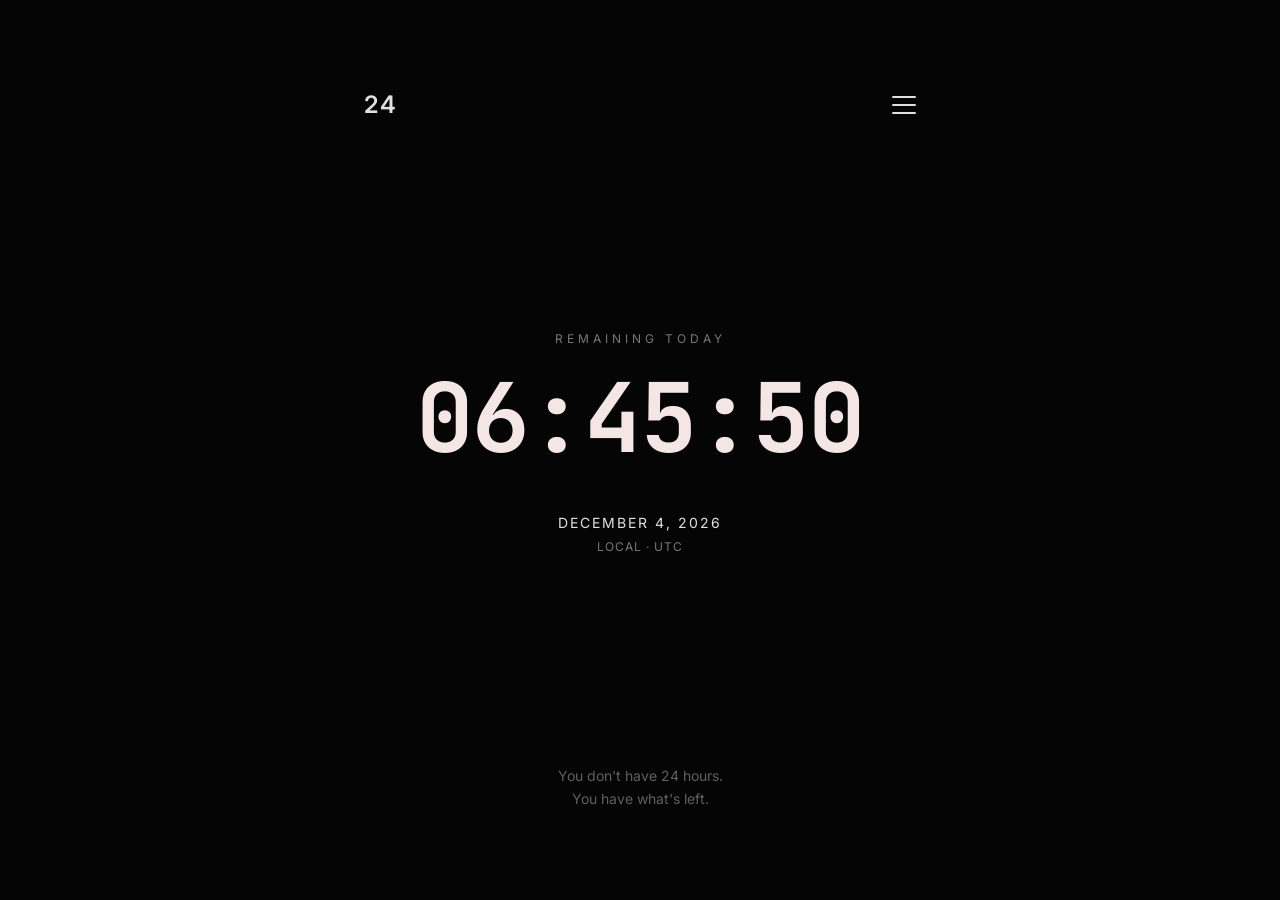
<file: index.html>
<!DOCTYPE html>
<html lang="en">
<head>
    <meta charset="UTF-8">
    <meta name="viewport" content="width=device-width, initial-scale=1.0, maximum-scale=1.0, user-scalable=no">
    <title>24</title>
    <link rel="stylesheet" href="style.css">
    <link rel="manifest" href="manifest.json">
    <link rel="icon" href="icons/icon-192.svg" type="image/svg+xml">
    <link rel="apple-touch-icon" href="icons/icon-192.svg">
    <meta name="theme-color" content="#050505">
    <script src="theme-manager.js"></script>
    <script src="supabase-config.js"></script>
    <script src="storage-service.js"></script>
</head>
<body>
    <main>
        <header>
            <h1 class="logo">24</h1>
            <div class="menu-btn" id="menuBtn">
                <div class="bar"></div>
                <div class="bar"></div>
                <div class="bar"></div>
            </div>
        </header>

        <div class="menu-overlay" id="menuOverlay">
            <div class="menu-content">
                <button class="close-btn" id="closeBtn" aria-label="Close menu">&times;</button>
                <nav class="menu-nav">
                    <a href="about.html" class="menu-nav-link" id="tabAbout">About Us</a>
                    <a href="contact.html" class="menu-nav-link" id="tabContact">Contact Us</a>
                    <a href="tools.html" class="menu-nav-link" id="tabTools">Try More Tools</a>
                    <a href="settings.html" class="menu-nav-link" id="tabSettings">Settings</a>
                </nav>
            </div>
        </div>

        <section class="countdown-container">
            <div class="label subtitle">REMAINING TODAY</div>
            <div class="countdown" id="countdown" aria-live="off">24:00:00</div>
            
            <div class="info-group">
                <div class="date" id="date"></div>
                <div class="timezone" id="timezone"></div>
            </div>
        </section>

        <footer>
            <p>You don't have 24 hours.</p>
            <p>You have what's left.</p>
        </footer>
    </main>
    <script src="script.js"></script>
    <script>
        if ('serviceWorker' in navigator) {
            window.addEventListener('load', () => {
                navigator.serviceWorker.register('sw.js').catch(err => {
                    console.error('ServiceWorker registration failed: ', err);
                });
            });
        }
    </script>
</body>
</html>
</file>
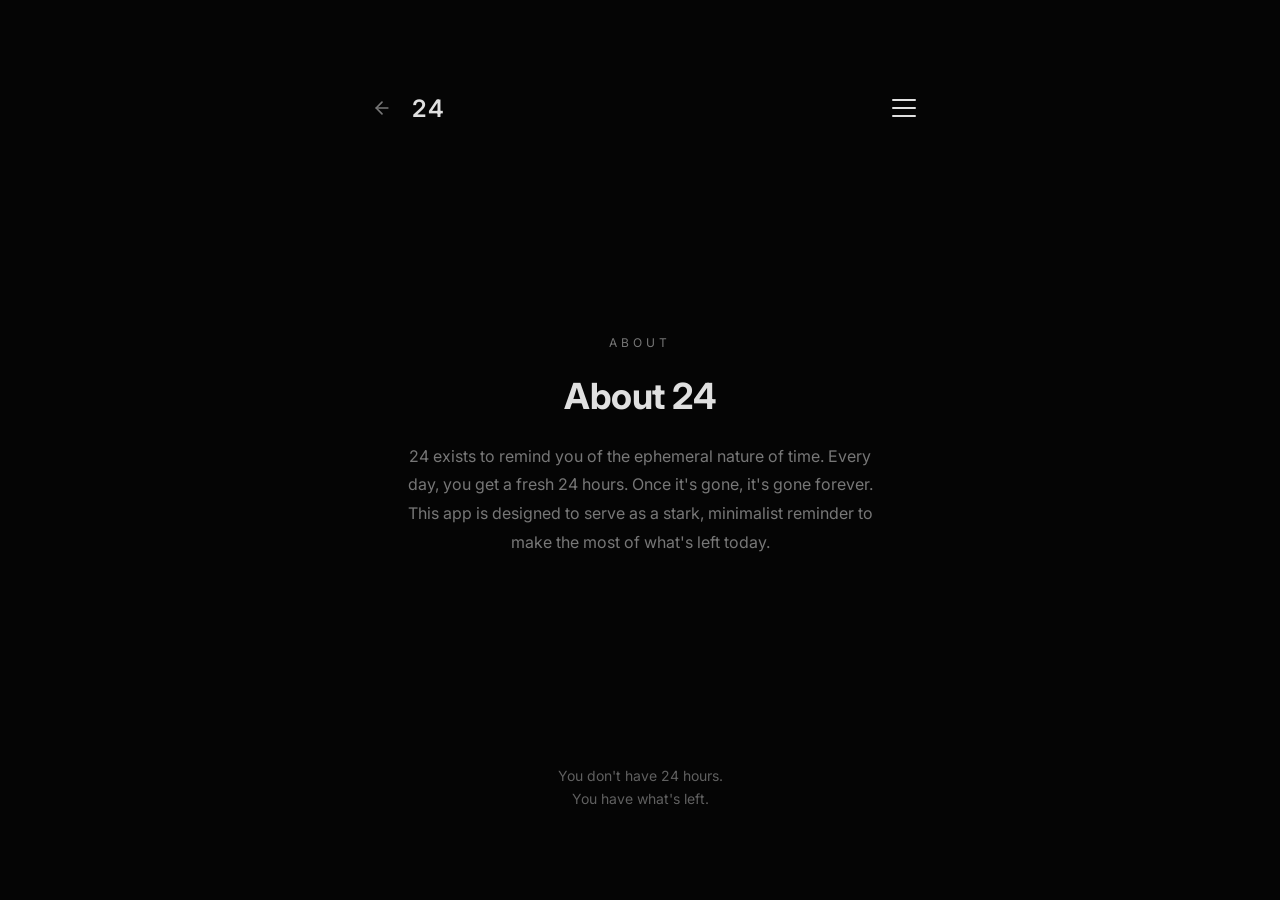
<file: about.html>
<!DOCTYPE html>
<html lang="en">
<head>
    <meta charset="UTF-8">
    <meta name="viewport" content="width=device-width, initial-scale=1.0, maximum-scale=1.0, user-scalable=no">
    <title>24 – About Us</title>
    <meta name="description" content="About 24 – A minimalist reminder of the ephemeral nature of time.">
    <link rel="stylesheet" href="style.css">
    <link rel="manifest" href="manifest.json">
    <link rel="icon" href="icons/icon-192.svg" type="image/svg+xml">
    <link rel="apple-touch-icon" href="icons/icon-192.svg">
    <meta name="theme-color" content="#050505">
    <script src="theme-manager.js"></script>
    <script src="supabase-config.js"></script>
    <script src="storage-service.js"></script>
</head>
<body class="about-page">
    <main>
        <header>
            <div class="header-left">
                <a href="index.html" class="back-btn" id="backBtn" aria-label="Back to home">
                    <svg viewBox="0 0 24 24" width="20" height="20" stroke="currentColor" stroke-width="2" fill="none" stroke-linecap="round" stroke-linejoin="round">
                        <line x1="19" y1="12" x2="5" y2="12"></line>
                        <polyline points="12 19 5 12 12 5"></polyline>
                    </svg>
                </a>
                <a href="index.html" class="logo-link" aria-label="Back to home"><h1 class="logo">24</h1></a>
            </div>
            <div class="menu-btn" id="menuBtn" aria-label="Open menu">
                <div class="bar"></div>
                <div class="bar"></div>
                <div class="bar"></div>
            </div>
        </header>

        <div class="menu-overlay" id="menuOverlay">
            <div class="menu-content">
                <button class="close-btn" id="closeBtn" aria-label="Close menu">&times;</button>
                <nav class="menu-nav">
                    <a href="about.html" class="menu-nav-link active" id="tabAbout">About Us</a>
                    <a href="contact.html" class="menu-nav-link" id="tabContact">Contact Us</a>
                    <a href="tools.html" class="menu-nav-link" id="tabTools">Try More Tools</a>
                    <a href="settings.html" class="menu-nav-link" id="tabSettings">Settings</a>
                </nav>
            </div>
        </div>

        <section class="page-content about-container">
            <div class="subtitle">ABOUT</div>
            <h2 class="page-heading">About 24</h2>
            <p class="page-text">24 exists to remind you of the ephemeral nature of time. Every day, you get a fresh 24 hours. Once it's gone, it's gone forever. This app is designed to serve as a stark, minimalist reminder to make the most of what's left today.</p>
        </section>

        <footer>
            <p>You don't have 24 hours.</p>
            <p>You have what's left.</p>
        </footer>
    </main>
    <script src="script.js"></script>
    <script>
        if ('serviceWorker' in navigator) {
            window.addEventListener('load', () => {
                navigator.serviceWorker.register('sw.js').catch(err => {
                    console.error('ServiceWorker registration failed: ', err);
                });
            });
        }
    </script>
</body>
</html>
</file>
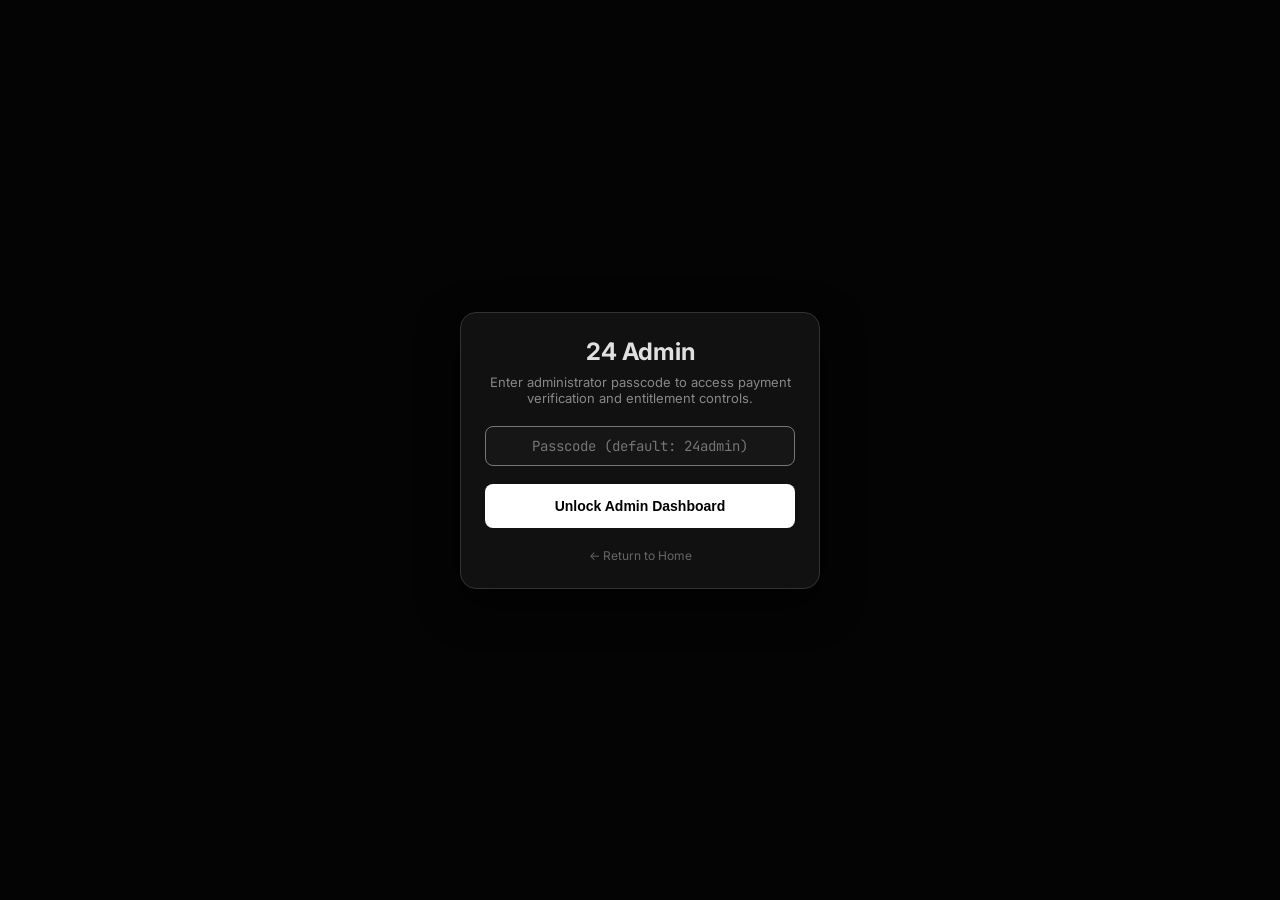
<file: admin.html>
<!DOCTYPE html>
<html lang="en">
<head>
    <meta charset="UTF-8" />
    <meta name="viewport" content="width=device-width, initial-scale=1.0, maximum-scale=1.0, user-scalable=no" />
    <title>24 – Administrator Dashboard</title>
    <meta name="robots" content="noindex, nofollow" />
    <link rel="stylesheet" href="style.css" />
    <link rel="icon" href="icons/icon-192.svg" type="image/svg+xml" />
    <meta name="theme-color" content="#050505" />
    <script src="theme-manager.js"></script>
    <script src="supabase-config.js"></script>
    <script src="storage-service.js"></script>
</head>
<body class="admin-page">
    <!-- Admin Authentication Gate -->
    <div id="adminAuthOverlay" class="payment-modal-overlay active" style="z-index: 5000;">
        <div class="payment-modal-card" style="max-width: 360px; text-align: center;">
            <div style="font-size: 24px; font-weight: 700; margin-bottom: 8px;">24 Admin</div>
            <p style="font-size: 13px; color: #888888; margin-bottom: 20px;">Enter administrator passcode to access payment verification and entitlement controls.</p>
            <form id="adminAuthForm">
                <input type="password" id="adminPassInput" class="form-input" placeholder="Passcode (default: 24admin)" style="width: 100%; text-align: center; margin-bottom: 12px;" required autofocus />
                <div id="adminAuthAlert" style="display: none; color: #f87171; font-size: 12px; margin-bottom: 12px;"></div>
                <button type="submit" class="btn-submit-payment" style="width: 100%;">Unlock Admin Dashboard</button>
            </form>
            <div style="margin-top: 16px;">
                <a href="index.html" style="font-size: 12px; color: #666; text-decoration: none;">&larr; Return to Home</a>
            </div>
        </div>
    </div>

    <!-- Main Admin Dashboard (hidden until authenticated) -->
    <main id="adminMain" style="display: none;">
        <header>
            <div class="header-left">
                <a href="settings.html" class="back-btn" aria-label="Back to settings">
                    <svg viewBox="0 0 24 24" width="20" height="20" stroke="currentColor" stroke-width="2" fill="none" stroke-linecap="round" stroke-linejoin="round">
                        <line x1="19" y1="12" x2="5" y2="12"></line>
                        <polyline points="12 19 5 12 12 5"></polyline>
                    </svg>
                </a>
                <a href="index.html" class="logo-link"><h1 class="logo">24</h1></a>
                <span style="font-size: 12px; font-weight: 700; letter-spacing: 2px; color: #e0e0e0; margin-left: 8px;">ADMIN</span>
            </div>
            <div>
                <button id="adminLogoutBtn" class="btn-transfer-request" style="font-size: 11px;">Lock Session</button>
            </div>
        </header>

        <section class="admin-container" style="padding: 24px 0;">
            <div class="subtitle">MONETIZATION CONTROLS</div>
            <h2 class="page-heading">Payment Verification & Entitlements</h2>

            <!-- Metrics Overview Grid -->
            <div class="admin-metrics-grid">
                <div class="admin-metric-card">
                    <div class="admin-metric-num" id="metricTotal">0</div>
                    <div class="admin-metric-label">Total Requests</div>
                </div>
                <div class="admin-metric-card">
                    <div class="admin-metric-num" id="metricPending" style="color: #fbbf24;">0</div>
                    <div class="admin-metric-label">Pending Review</div>
                </div>
                <div class="admin-metric-card">
                    <div class="admin-metric-num" id="metricApproved" style="color: #4ade80;">0</div>
                    <div class="admin-metric-label">Approved</div>
                </div>
                <div class="admin-metric-card">
                    <div class="admin-metric-num" id="metricRejected" style="color: #f87171;">0</div>
                    <div class="admin-metric-label">Rejected</div>
                </div>
            </div>

            <!-- Dashboard Navigation Tabs -->
            <div class="admin-tabs">
                <button class="admin-tab-btn active" id="tabRequests">Payment Requests</button>
                <button class="admin-tab-btn" id="tabEntitlements">Active Entitlements</button>
                <button class="admin-tab-btn" id="tabTransfers">Device Transfers</button>
                <button class="admin-tab-btn" id="tabLogs">Audit Logs</button>
            </div>

            <!-- View 1: Payment Requests -->
            <div id="viewRequests">
                <div style="display: flex; gap: 8px; margin-bottom: 16px; flex-wrap: wrap;">
                    <button class="admin-tab-btn active" id="filterAllBtn" style="font-size: 12px; padding: 4px 10px;">All</button>
                    <button class="admin-tab-btn" id="filterPendingBtn" style="font-size: 12px; padding: 4px 10px;">Pending</button>
                    <button class="admin-tab-btn" id="filterApprovedBtn" style="font-size: 12px; padding: 4px 10px;">Approved</button>
                    <button class="admin-tab-btn" id="filterRejectedBtn" style="font-size: 12px; padding: 4px 10px;">Rejected</button>
                </div>
                <div class="admin-list-container" id="requestsList"></div>
            </div>

            <!-- View 2: Active Entitlements -->
            <div id="viewEntitlements" style="display: none;">
                <div class="admin-list-container" id="entitlementsList"></div>
            </div>

            <!-- View 3: Device Transfers -->
            <div id="viewTransfers" style="display: none;">
                <div class="admin-list-container" id="transfersList"></div>
            </div>

            <!-- View 4: Audit Logs -->
            <div id="viewLogs" style="display: none;">
                <div class="admin-list-container" id="logsList"></div>
            </div>
        </section>

        <footer>
            <p>You don't have 24 hours.</p>
            <p>You have what's left.</p>
        </footer>
    </main>

    <!-- Screenshot Zoom Lightbox Modal -->
    <div id="imgZoomModal" class="img-zoom-modal" style="display: none;">
        <img id="imgZoomTarget" alt="Enlarged Payment Screenshot" />
    </div>

    <script src="admin.js"></script>
</body>
</html>
</file>
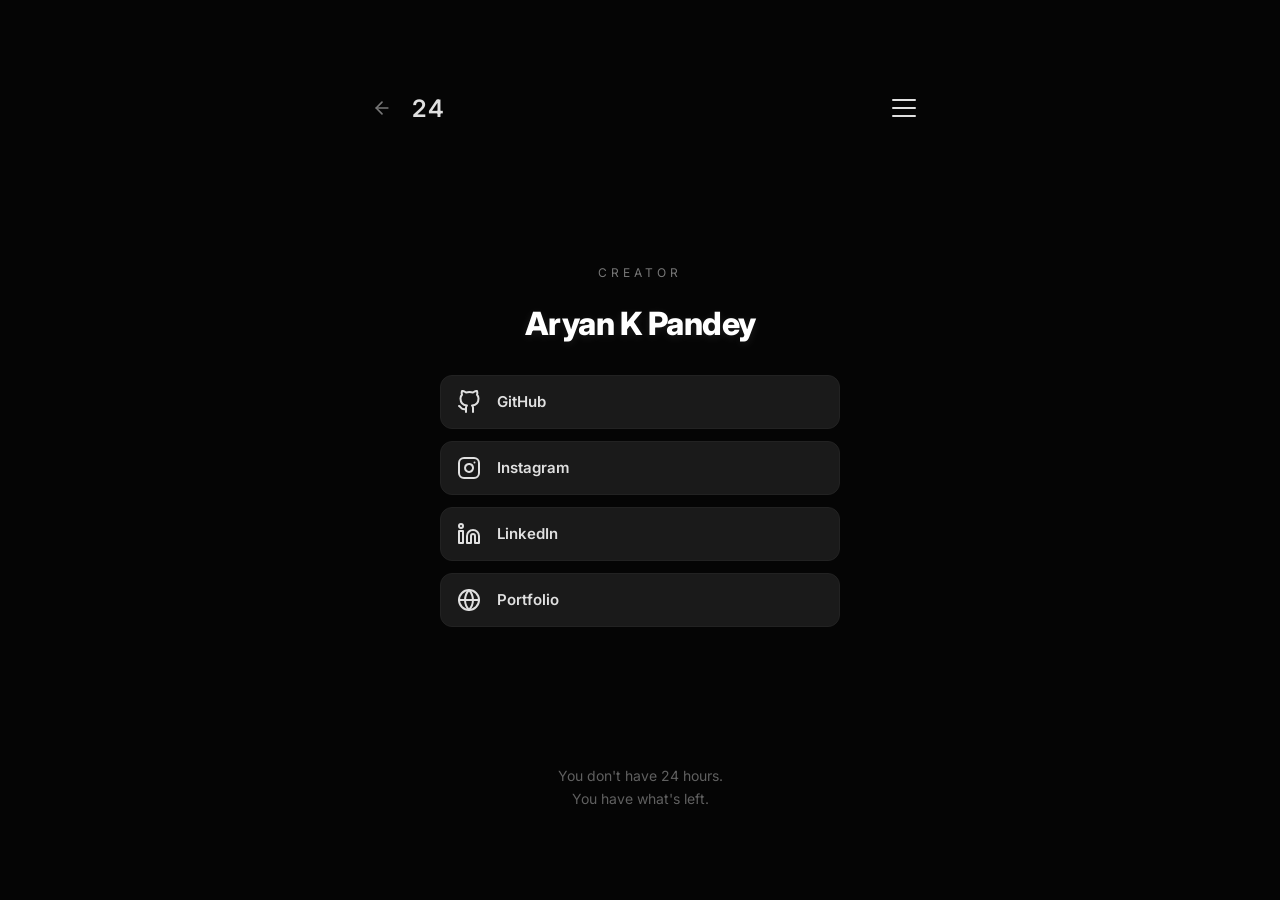
<file: contact.html>
<!DOCTYPE html>
<html lang="en">
<head>
    <meta charset="UTF-8">
    <meta name="viewport" content="width=device-width, initial-scale=1.0, maximum-scale=1.0, user-scalable=no">
    <title>24 – Contact Us</title>
    <meta name="description" content="Contact Aryan K Pandey – Creator of 24.">
    <link rel="stylesheet" href="style.css">
    <link rel="manifest" href="manifest.json">
    <link rel="icon" href="icons/icon-192.svg" type="image/svg+xml">
    <link rel="apple-touch-icon" href="icons/icon-192.svg">
    <meta name="theme-color" content="#050505">
    <script src="theme-manager.js"></script>
    <script src="supabase-config.js"></script>
    <script src="storage-service.js"></script>
</head>
<body class="contact-page">
    <main>
        <header>
            <div class="header-left">
                <a href="index.html" class="back-btn" id="backBtn" aria-label="Back to home">
                    <svg viewBox="0 0 24 24" width="20" height="20" stroke="currentColor" stroke-width="2" fill="none" stroke-linecap="round" stroke-linejoin="round">
                        <line x1="19" y1="12" x2="5" y2="12"></line>
                        <polyline points="12 19 5 12 12 5"></polyline>
                    </svg>
                </a>
                <a href="index.html" class="logo-link" aria-label="Back to home"><h1 class="logo">24</h1></a>
            </div>
            <div class="menu-btn" id="menuBtn" aria-label="Open menu">
                <div class="bar"></div>
                <div class="bar"></div>
                <div class="bar"></div>
            </div>
        </header>

        <div class="menu-overlay" id="menuOverlay">
            <div class="menu-content">
                <button class="close-btn" id="closeBtn" aria-label="Close menu">&times;</button>
                <nav class="menu-nav">
                    <a href="about.html" class="menu-nav-link" id="tabAbout">About Us</a>
                    <a href="contact.html" class="menu-nav-link active" id="tabContact">Contact Us</a>
                    <a href="tools.html" class="menu-nav-link" id="tabTools">Try More Tools</a>
                    <a href="settings.html" class="menu-nav-link" id="tabSettings">Settings</a>
                </nav>
            </div>
        </div>

        <section class="page-content contact-container">
            <div class="subtitle">CREATOR</div>
            <p class="creator-name">Aryan K Pandey</p>
            <div class="social-links">
                <a href="https://github.com/aryankpandey" target="_blank" rel="noopener noreferrer">
                    <svg viewBox="0 0 24 24" width="24" height="24" stroke="currentColor" stroke-width="2" fill="none" stroke-linecap="round" stroke-linejoin="round"><path d="M9 19c-5 1.5-5-2.5-7-3m14 6v-3.87a3.37 3.37 0 0 0-.94-2.61c3.14-.35 6.44-1.54 6.44-7A5.44 5.44 0 0 0 20 4.77 5.07 5.07 0 0 0 19.91 1S18.73.65 16 2.48a13.38 13.38 0 0 0-7 0C6.27.65 5.09 1 5.09 1A5.07 5.07 0 0 0 5 4.77a5.44 5.44 0 0 0-1.5 3.78c0 5.42 3.3 6.61 6.44 7A3.37 3.37 0 0 0 9 18.13V22"></path></svg>
                    GitHub
                </a>
                <a href="https://www.instagram.com/aryanpandeyyy/" target="_blank" rel="noopener noreferrer">
                    <svg viewBox="0 0 24 24" width="24" height="24" stroke="currentColor" stroke-width="2" fill="none" stroke-linecap="round" stroke-linejoin="round"><rect x="2" y="2" width="20" height="20" rx="5" ry="5"></rect><path d="M16 11.37A4 4 0 1 1 12.63 8 4 4 0 0 1 16 11.37z"></path><line x1="17.5" y1="6.5" x2="17.51" y2="6.5"></line></svg>
                    Instagram
                </a>
                <a href="https://www.linkedin.com/in/aryankpandey" target="_blank" rel="noopener noreferrer">
                    <svg viewBox="0 0 24 24" width="24" height="24" stroke="currentColor" stroke-width="2" fill="none" stroke-linecap="round" stroke-linejoin="round"><path d="M16 8a6 6 0 0 1 6 6v7h-4v-7a2 2 0 0 0-2-2 2 2 0 0 0-2 2v7h-4v-7a6 6 0 0 1 6-6z"></path><rect x="2" y="9" width="4" height="12"></rect><circle cx="4" cy="4" r="2"></circle></svg>
                    LinkedIn
                </a>
                <a href="https://aryankpandey.lovable.app/" target="_blank" rel="noopener noreferrer">
                    <svg viewBox="0 0 24 24" width="24" height="24" stroke="currentColor" stroke-width="2" fill="none" stroke-linecap="round" stroke-linejoin="round"><circle cx="12" cy="12" r="10"></circle><line x1="2" y1="12" x2="22" y2="12"></line><path d="M12 2a15.3 15.3 0 0 1 4 10 15.3 15.3 0 0 1-4 10 15.3 15.3 0 0 1-4-10 15.3 15.3 0 0 1 4-10z"></path></svg>
                    Portfolio
                </a>
            </div>
        </section>

        <footer>
            <p>You don't have 24 hours.</p>
            <p>You have what's left.</p>
        </footer>
    </main>
    <script src="script.js"></script>
    <script>
        if ('serviceWorker' in navigator) {
            window.addEventListener('load', () => {
                navigator.serviceWorker.register('sw.js').catch(err => {
                    console.error('ServiceWorker registration failed: ', err);
                });
            });
        }
    </script>
</body>
</html>
</file>
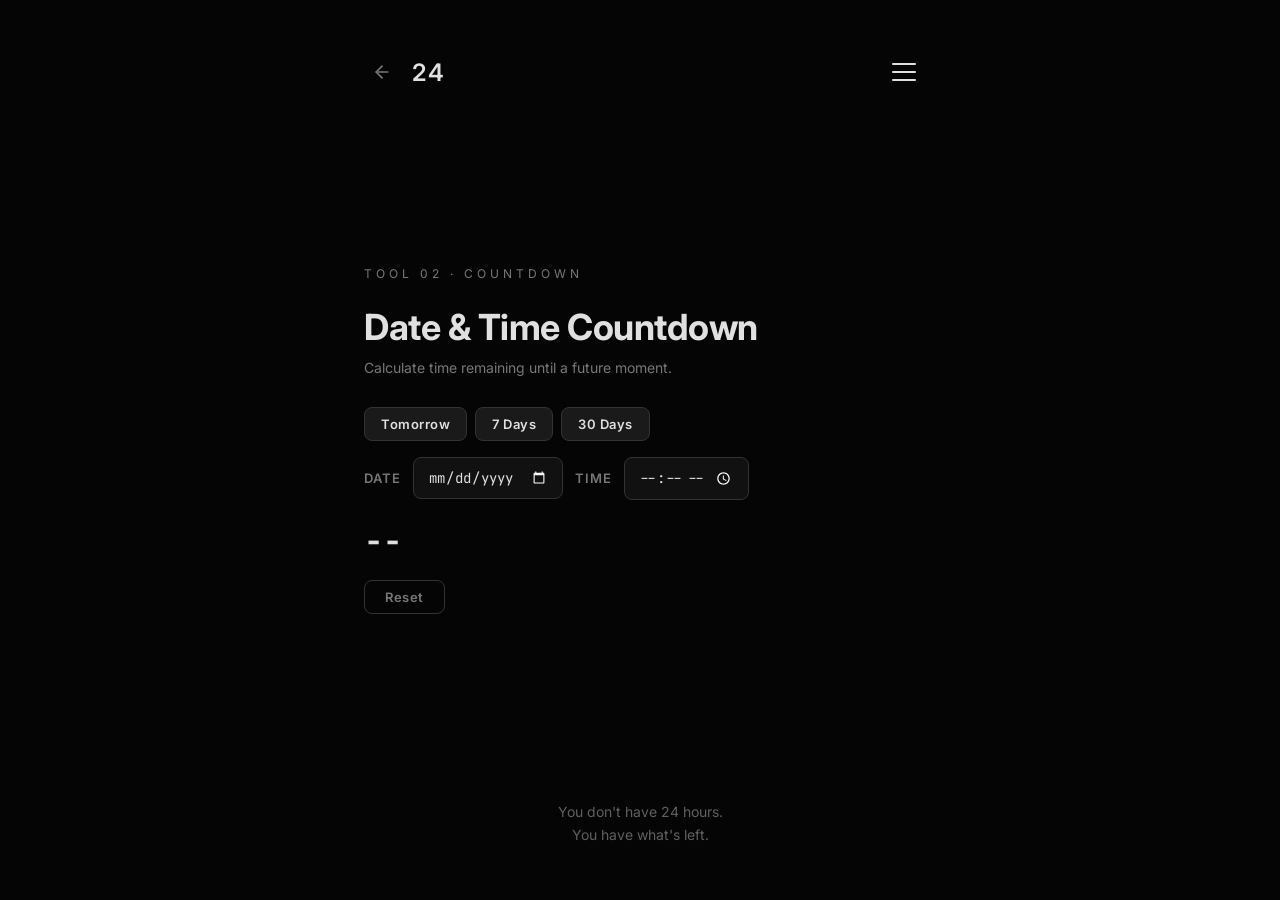
<file: countdown.html>
<!DOCTYPE html>
<html lang="en">
<head>
    <meta charset="UTF-8" />
    <meta name="viewport" content="width=device-width, initial-scale=1.0, maximum-scale=1.0, user-scalable=no" />
    <title>24 – Date & Time Countdown</title>
    <meta name="description" content="Calculate time remaining until a future moment." />
    <link rel="stylesheet" href="style.css" />
    <link rel="manifest" href="manifest.json" />
    <link rel="icon" href="icons/icon-192.svg" type="image/svg+xml" />
    <link rel="apple-touch-icon" href="icons/icon-192.svg" />
    <meta name="theme-color" content="#050505" />
    <script src="theme-manager.js"></script>
    <script src="supabase-config.js"></script>
    <script src="storage-service.js"></script>
</head>
<body class="tool-detail-page">
    <main>
        <header>
            <div class="header-left">
                <a href="tools.html" class="back-btn" id="backBtn" aria-label="Back to tools">
                    <svg viewBox="0 0 24 24" width="20" height="20" stroke="currentColor" stroke-width="2" fill="none" stroke-linecap="round" stroke-linejoin="round">
                        <line x1="19" y1="12" x2="5" y2="12"></line>
                        <polyline points="12 19 5 12 12 5"></polyline>
                    </svg>
                </a>
                <a href="index.html" class="logo-link" aria-label="Back to home"><h1 class="logo">24</h1></a>
            </div>
            <div class="menu-btn" id="menuBtn" aria-label="Open menu">
                <div class="bar"></div>
                <div class="bar"></div>
                <div class="bar"></div>
            </div>
        </header>

        <div class="menu-overlay" id="menuOverlay">
            <div class="menu-content">
                <button class="close-btn" id="closeBtn" aria-label="Close menu">&times;</button>
                <nav class="menu-nav">
                    <a href="about.html" class="menu-nav-link" id="tabAbout">About Us</a>
                    <a href="contact.html" class="menu-nav-link" id="tabContact">Contact Us</a>
                    <a href="tools.html" class="menu-nav-link" id="tabTools">Try More Tools</a>
                    <a href="settings.html" class="menu-nav-link" id="tabSettings">Settings</a>
                </nav>
            </div>
        </div>

        <section class="tool-page-container">
            <div class="subtitle">TOOL 02 · COUNTDOWN</div>
            <h2 class="page-heading">Date & Time Countdown</h2>
            <div class="tool hours-left">
                <p class="tool-desc">Calculate time remaining until a future moment.</p>
                <div class="preset-buttons">
                    <button class="preset-btn" data-offset="1" id="presetTomorrow">Tomorrow</button>
                    <button class="preset-btn" data-offset="7" id="preset7Days">7 Days</button>
                    <button class="preset-btn" data-offset="30" id="preset30Days">30 Days</button>
                </div>
                <div class="input-group">
                    <label for="targetDate">Date</label>
                    <input type="date" id="targetDate" aria-label="Target date" />
                    <label for="targetTime">Time</label>
                    <input type="time" id="targetTime" aria-label="Target time" />
                </div>
                <div class="result" id="hoursResult">--</div>
                <button class="reset-btn" id="resetHours">Reset</button>
            </div>
        </section>

        <footer>
            <p>You don't have 24 hours.</p>
            <p>You have what's left.</p>
        </footer>
    </main>
    <script src="script.js"></script>
    <script type="module" src="tools.js"></script>
    <script>
        if ('serviceWorker' in navigator) {
            window.addEventListener('load', () => {
                navigator.serviceWorker.register('sw.js').catch(err => {
                    console.error('ServiceWorker registration failed: ', err);
                });
            });
        }
    </script>
</body>
</html>
</file>
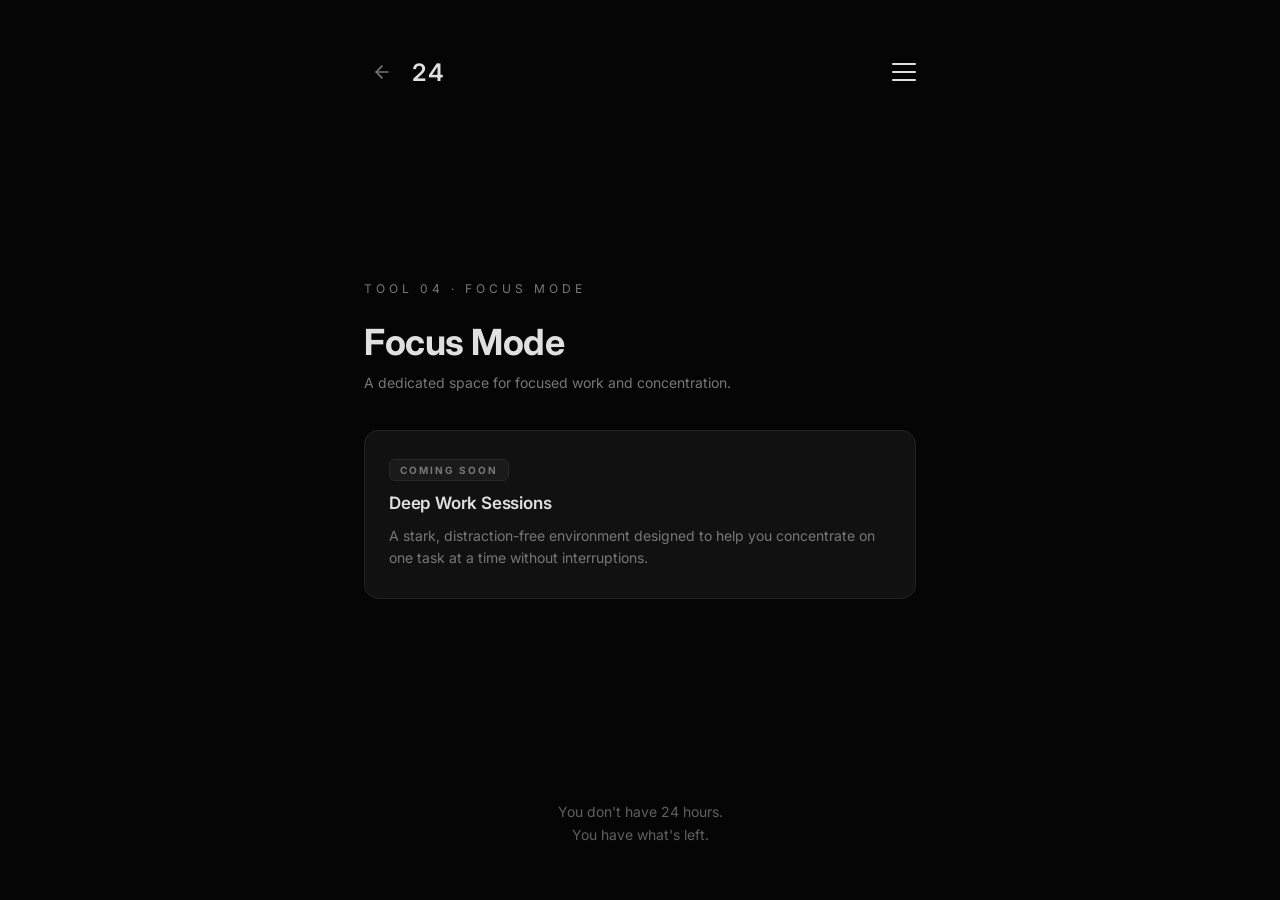
<file: focus-mode.html>
<!DOCTYPE html>
<html lang="en">
<head>
    <meta charset="UTF-8" />
    <meta name="viewport" content="width=device-width, initial-scale=1.0, maximum-scale=1.0, user-scalable=no" />
    <title>24 – Focus Mode</title>
    <meta name="description" content="A dedicated space for focused work and concentration." />
    <link rel="stylesheet" href="style.css" />
    <link rel="manifest" href="manifest.json" />
    <link rel="icon" href="icons/icon-192.svg" type="image/svg+xml" />
    <link rel="apple-touch-icon" href="icons/icon-192.svg" />
    <meta name="theme-color" content="#050505" />
    <script src="theme-manager.js"></script>
    <script src="supabase-config.js"></script>
    <script src="storage-service.js"></script>
</head>
<body class="tool-detail-page">
    <main>
        <header>
            <div class="header-left">
                <a href="tools.html" class="back-btn" id="backBtn" aria-label="Back to tools">
                    <svg viewBox="0 0 24 24" width="20" height="20" stroke="currentColor" stroke-width="2" fill="none" stroke-linecap="round" stroke-linejoin="round">
                        <line x1="19" y1="12" x2="5" y2="12"></line>
                        <polyline points="12 19 5 12 12 5"></polyline>
                    </svg>
                </a>
                <a href="index.html" class="logo-link" aria-label="Back to home"><h1 class="logo">24</h1></a>
            </div>
            <div class="menu-btn" id="menuBtn" aria-label="Open menu">
                <div class="bar"></div>
                <div class="bar"></div>
                <div class="bar"></div>
            </div>
        </header>

        <div class="menu-overlay" id="menuOverlay">
            <div class="menu-content">
                <button class="close-btn" id="closeBtn" aria-label="Close menu">&times;</button>
                <nav class="menu-nav">
                    <a href="about.html" class="menu-nav-link" id="tabAbout">About Us</a>
                    <a href="contact.html" class="menu-nav-link" id="tabContact">Contact Us</a>
                    <a href="tools.html" class="menu-nav-link" id="tabTools">Try More Tools</a>
                    <a href="settings.html" class="menu-nav-link" id="tabSettings">Settings</a>
                </nav>
            </div>
        </div>

        <section class="tool-page-container">
            <div class="subtitle">TOOL 04 · FOCUS MODE</div>
            <h2 class="page-heading">Focus Mode</h2>
            <p class="tool-desc">A dedicated space for focused work and concentration.</p>

            <div class="placeholder-card">
                <span class="placeholder-badge">COMING SOON</span>
                <h3 class="placeholder-title">Deep Work Sessions</h3>
                <p class="placeholder-text">A stark, distraction-free environment designed to help you concentrate on one task at a time without interruptions.</p>
            </div>
        </section>

        <footer>
            <p>You don't have 24 hours.</p>
            <p>You have what's left.</p>
        </footer>
    </main>
    <script src="script.js"></script>
    <script>
        if ('serviceWorker' in navigator) {
            window.addEventListener('load', () => {
                navigator.serviceWorker.register('sw.js').catch(err => {
                    console.error('ServiceWorker registration failed: ', err);
                });
            });
        }
    </script>
</body>
</html>
</file>
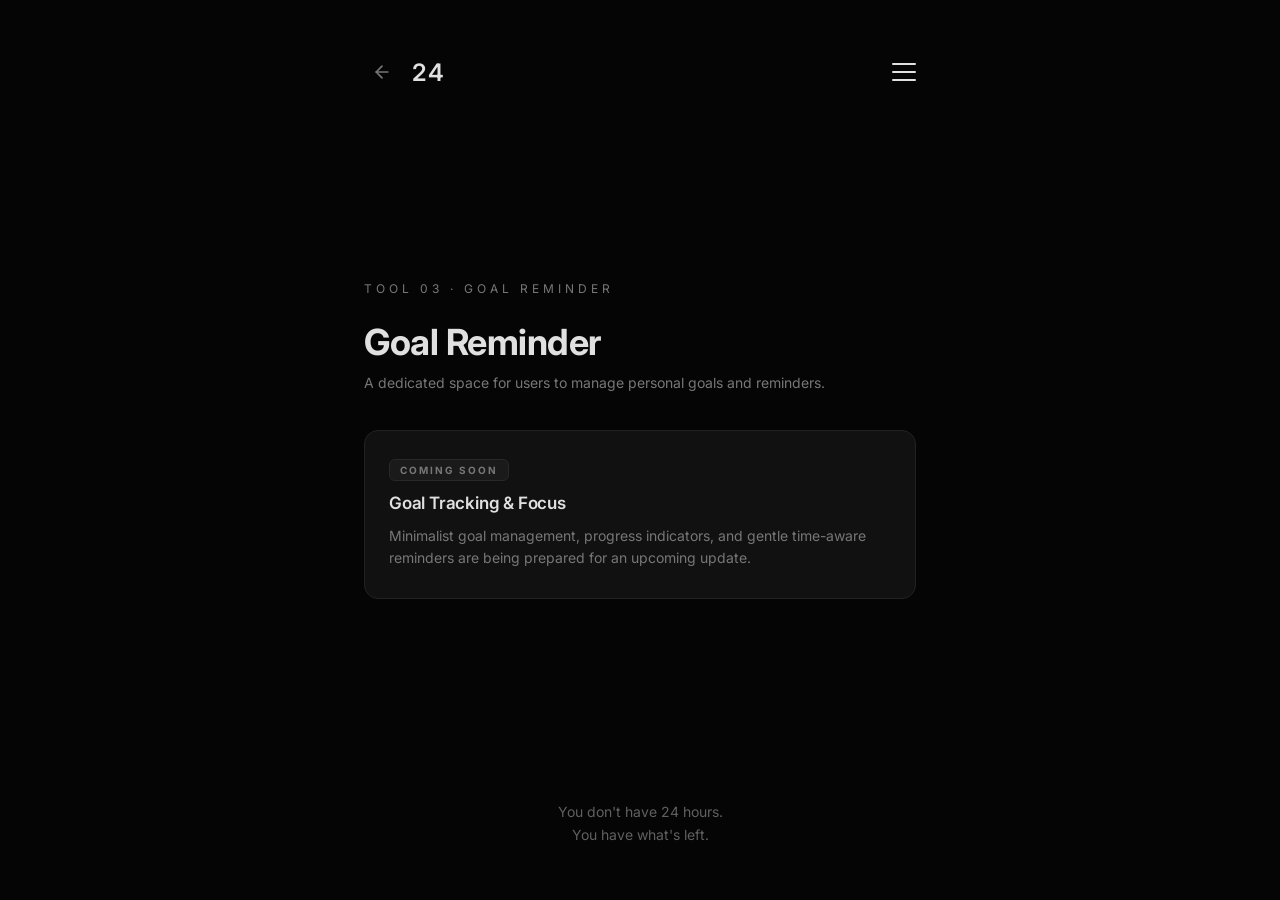
<file: goal-reminder.html>
<!DOCTYPE html>
<html lang="en">
<head>
    <meta charset="UTF-8" />
    <meta name="viewport" content="width=device-width, initial-scale=1.0, maximum-scale=1.0, user-scalable=no" />
    <title>24 – Goal Reminder</title>
    <meta name="description" content="A dedicated space for users to manage personal goals and reminders." />
    <link rel="stylesheet" href="style.css" />
    <link rel="manifest" href="manifest.json" />
    <link rel="icon" href="icons/icon-192.svg" type="image/svg+xml" />
    <link rel="apple-touch-icon" href="icons/icon-192.svg" />
    <meta name="theme-color" content="#050505" />
    <script src="theme-manager.js"></script>
    <script src="supabase-config.js"></script>
    <script src="storage-service.js"></script>
</head>
<body class="tool-detail-page">
    <main>
        <header>
            <div class="header-left">
                <a href="tools.html" class="back-btn" id="backBtn" aria-label="Back to tools">
                    <svg viewBox="0 0 24 24" width="20" height="20" stroke="currentColor" stroke-width="2" fill="none" stroke-linecap="round" stroke-linejoin="round">
                        <line x1="19" y1="12" x2="5" y2="12"></line>
                        <polyline points="12 19 5 12 12 5"></polyline>
                    </svg>
                </a>
                <a href="index.html" class="logo-link" aria-label="Back to home"><h1 class="logo">24</h1></a>
            </div>
            <div class="menu-btn" id="menuBtn" aria-label="Open menu">
                <div class="bar"></div>
                <div class="bar"></div>
                <div class="bar"></div>
            </div>
        </header>

        <div class="menu-overlay" id="menuOverlay">
            <div class="menu-content">
                <button class="close-btn" id="closeBtn" aria-label="Close menu">&times;</button>
                <nav class="menu-nav">
                    <a href="about.html" class="menu-nav-link" id="tabAbout">About Us</a>
                    <a href="contact.html" class="menu-nav-link" id="tabContact">Contact Us</a>
                    <a href="tools.html" class="menu-nav-link" id="tabTools">Try More Tools</a>
                    <a href="settings.html" class="menu-nav-link" id="tabSettings">Settings</a>
                </nav>
            </div>
        </div>

        <section class="tool-page-container">
            <div class="subtitle">TOOL 03 · GOAL REMINDER</div>
            <h2 class="page-heading">Goal Reminder</h2>
            <p class="tool-desc">A dedicated space for users to manage personal goals and reminders.</p>

            <div class="placeholder-card">
                <span class="placeholder-badge">COMING SOON</span>
                <h3 class="placeholder-title">Goal Tracking & Focus</h3>
                <p class="placeholder-text">Minimalist goal management, progress indicators, and gentle time-aware reminders are being prepared for an upcoming update.</p>
            </div>
        </section>

        <footer>
            <p>You don't have 24 hours.</p>
            <p>You have what's left.</p>
        </footer>
    </main>
    <script src="script.js"></script>
    <script>
        if ('serviceWorker' in navigator) {
            window.addEventListener('load', () => {
                navigator.serviceWorker.register('sw.js').catch(err => {
                    console.error('ServiceWorker registration failed: ', err);
                });
            });
        }
    </script>
</body>
</html>
</file>
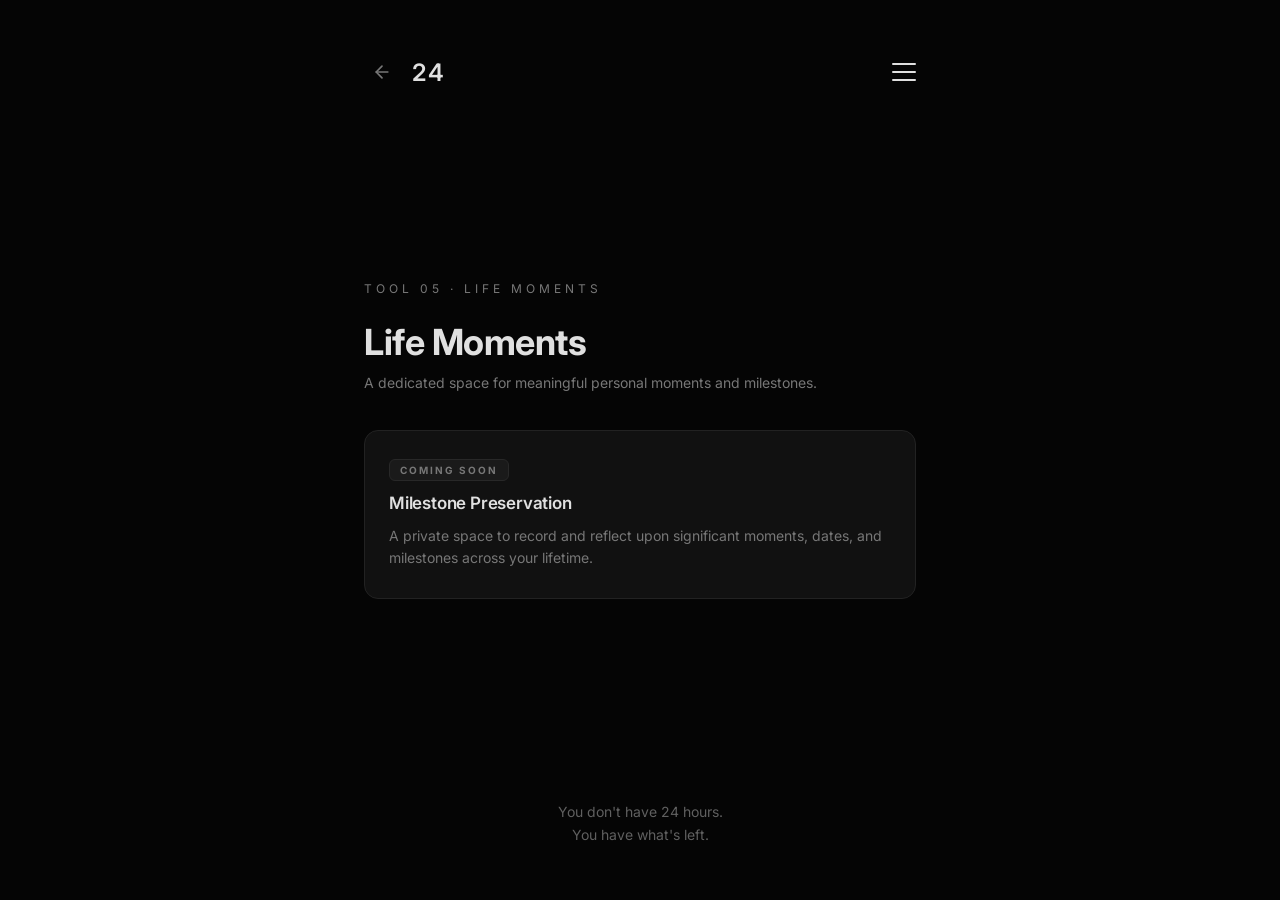
<file: life-moments.html>
<!DOCTYPE html>
<html lang="en">
<head>
    <meta charset="UTF-8" />
    <meta name="viewport" content="width=device-width, initial-scale=1.0, maximum-scale=1.0, user-scalable=no" />
    <title>24 – Life Moments</title>
    <meta name="description" content="A dedicated space for meaningful personal moments and milestones." />
    <link rel="stylesheet" href="style.css" />
    <link rel="manifest" href="manifest.json" />
    <link rel="icon" href="icons/icon-192.svg" type="image/svg+xml" />
    <link rel="apple-touch-icon" href="icons/icon-192.svg" />
    <meta name="theme-color" content="#050505" />
    <script src="theme-manager.js"></script>
    <script src="supabase-config.js"></script>
    <script src="storage-service.js"></script>
</head>
<body class="tool-detail-page">
    <main>
        <header>
            <div class="header-left">
                <a href="tools.html" class="back-btn" id="backBtn" aria-label="Back to tools">
                    <svg viewBox="0 0 24 24" width="20" height="20" stroke="currentColor" stroke-width="2" fill="none" stroke-linecap="round" stroke-linejoin="round">
                        <line x1="19" y1="12" x2="5" y2="12"></line>
                        <polyline points="12 19 5 12 12 5"></polyline>
                    </svg>
                </a>
                <a href="index.html" class="logo-link" aria-label="Back to home"><h1 class="logo">24</h1></a>
            </div>
            <div class="menu-btn" id="menuBtn" aria-label="Open menu">
                <div class="bar"></div>
                <div class="bar"></div>
                <div class="bar"></div>
            </div>
        </header>

        <div class="menu-overlay" id="menuOverlay">
            <div class="menu-content">
                <button class="close-btn" id="closeBtn" aria-label="Close menu">&times;</button>
                <nav class="menu-nav">
                    <a href="about.html" class="menu-nav-link" id="tabAbout">About Us</a>
                    <a href="contact.html" class="menu-nav-link" id="tabContact">Contact Us</a>
                    <a href="tools.html" class="menu-nav-link" id="tabTools">Try More Tools</a>
                    <a href="settings.html" class="menu-nav-link" id="tabSettings">Settings</a>
                </nav>
            </div>
        </div>

        <section class="tool-page-container">
            <div class="subtitle">TOOL 05 · LIFE MOMENTS</div>
            <h2 class="page-heading">Life Moments</h2>
            <p class="tool-desc">A dedicated space for meaningful personal moments and milestones.</p>

            <div class="placeholder-card">
                <span class="placeholder-badge">COMING SOON</span>
                <h3 class="placeholder-title">Milestone Preservation</h3>
                <p class="placeholder-text">A private space to record and reflect upon significant moments, dates, and milestones across your lifetime.</p>
            </div>
        </section>

        <footer>
            <p>You don't have 24 hours.</p>
            <p>You have what's left.</p>
        </footer>
    </main>
    <script src="script.js"></script>
    <script>
        if ('serviceWorker' in navigator) {
            window.addEventListener('load', () => {
                navigator.serviceWorker.register('sw.js').catch(err => {
                    console.error('ServiceWorker registration failed: ', err);
                });
            });
        }
    </script>
</body>
</html>
</file>
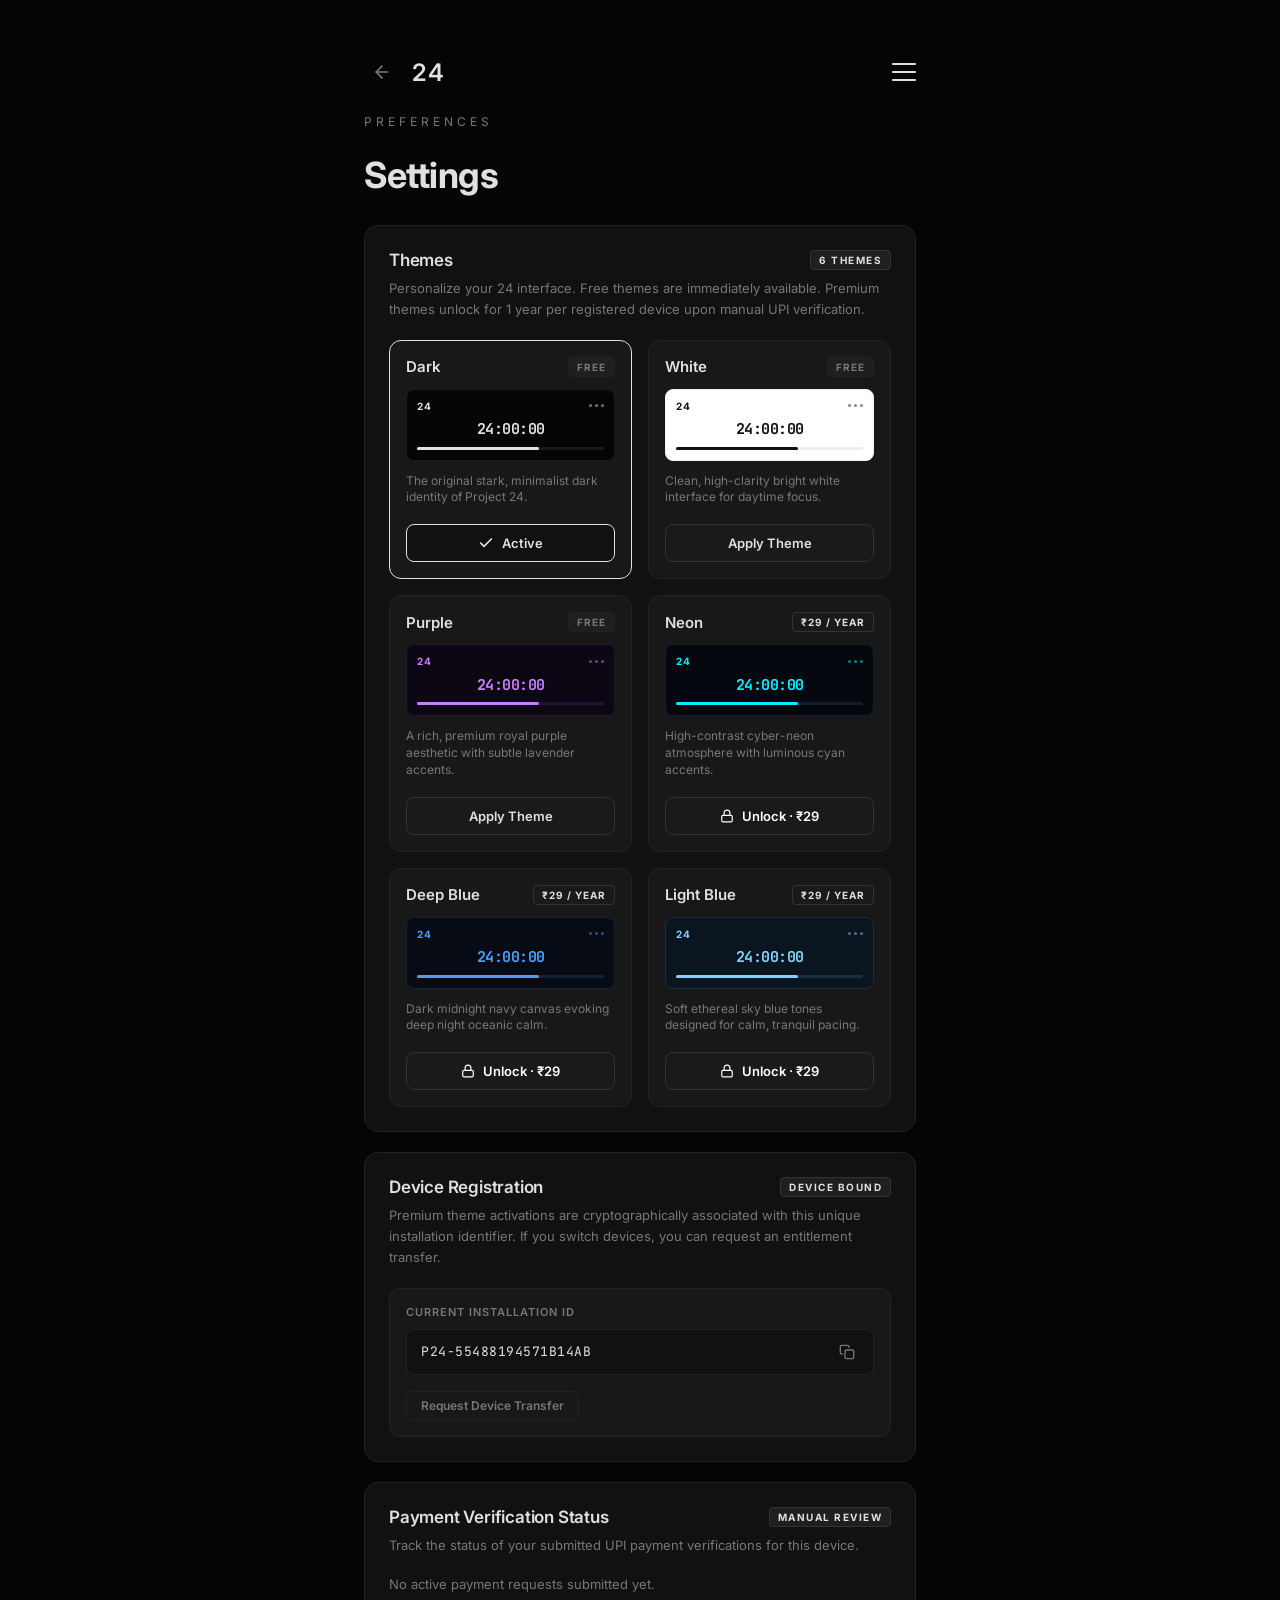
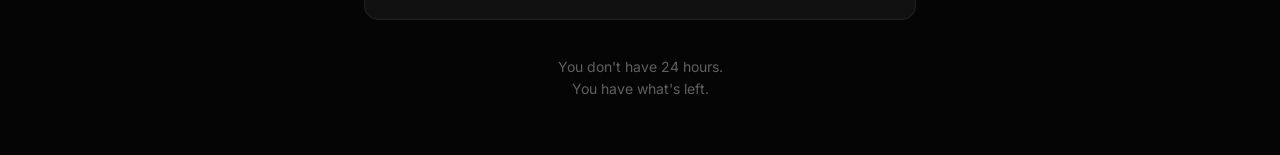
<file: settings.html>
<!DOCTYPE html>
<html lang="en">
<head>
    <meta charset="UTF-8" />
    <meta name="viewport" content="width=device-width, initial-scale=1.0, maximum-scale=1.0, user-scalable=no" />
    <title>24 – Settings</title>
    <meta name="description" content="Personalize themes, manage device registration, and view entitlements for Project 24." />
    <link rel="stylesheet" href="style.css" />
    <link rel="manifest" href="manifest.json" />
    <link rel="icon" href="icons/icon-192.svg" type="image/svg+xml" />
    <link rel="apple-touch-icon" href="icons/icon-192.svg" />
    <meta name="theme-color" content="#050505" />
    <!-- Theme Engine loads synchronously in head to prevent FOUC -->
    <script src="theme-manager.js"></script>
    <script src="supabase-config.js"></script>
    <script src="storage-service.js"></script>
</head>
<body class="settings-page">
    <main>
        <header>
            <div class="header-left">
                <a href="index.html" class="back-btn" id="backBtn" aria-label="Back to home">
                    <svg viewBox="0 0 24 24" width="20" height="20" stroke="currentColor" stroke-width="2" fill="none" stroke-linecap="round" stroke-linejoin="round">
                        <line x1="19" y1="12" x2="5" y2="12"></line>
                        <polyline points="12 19 5 12 12 5"></polyline>
                    </svg>
                </a>
                <a href="index.html" class="logo-link" aria-label="Back to home"><h1 class="logo">24</h1></a>
            </div>
            <div class="menu-btn" id="menuBtn" aria-label="Open menu">
                <div class="bar"></div>
                <div class="bar"></div>
                <div class="bar"></div>
            </div>
        </header>

        <div class="menu-overlay" id="menuOverlay">
            <div class="menu-content">
                <button class="close-btn" id="closeBtn" aria-label="Close menu">&times;</button>
                <nav class="menu-nav">
                    <a href="about.html" class="menu-nav-link" id="tabAbout">About Us</a>
                    <a href="contact.html" class="menu-nav-link" id="tabContact">Contact Us</a>
                    <a href="tools.html" class="menu-nav-link" id="tabTools">Try More Tools</a>
                    <a href="settings.html" class="menu-nav-link active" id="tabSettings">Settings</a>
                </nav>
            </div>
        </div>

        <section class="settings-container">
            <div class="subtitle">PREFERENCES</div>
            <h2 class="page-heading">Settings</h2>

            <!-- Themes Collection Section -->
            <div class="settings-section">
                <div class="settings-section-header">
                    <h3 class="settings-section-title">Themes</h3>
                    <span class="settings-badge">6 THEMES</span>
                </div>
                <p class="settings-desc">Personalize your 24 interface. Free themes are immediately available. Premium themes unlock for 1 year per registered device upon manual UPI verification.</p>
                
                <div class="themes-collection-grid" id="themesGrid">
                    <!-- Populated dynamically by settings.js with all 6 themes -->
                </div>
            </div>

            <!-- Device Registration & Entitlements Section -->
            <div class="settings-section">
                <div class="settings-section-header">
                    <h3 class="settings-section-title">Device Registration</h3>
                    <span class="settings-badge">DEVICE BOUND</span>
                </div>
                <p class="settings-desc">Premium theme activations are cryptographically associated with this unique installation identifier. If you switch devices, you can request an entitlement transfer.</p>
                
                <div class="device-box">
                    <div style="font-size: 11px; font-weight: 600; color: var(--text-secondary); text-transform: uppercase; letter-spacing: 1px;">Current Installation ID</div>
                    <div class="device-id-row">
                        <span class="device-id-text" id="deviceIdDisplay">Detecting...</span>
                        <button class="btn-icon-copy" id="copyDeviceBtn" aria-label="Copy Device ID" title="Copy Device ID">
                            <svg viewBox="0 0 24 24" width="16" height="16" stroke="currentColor" stroke-width="2" fill="none" stroke-linecap="round" stroke-linejoin="round">
                                <rect x="9" y="9" width="13" height="13" rx="2" ry="2"></rect>
                                <path d="M5 15H4a2 2 0 0 1-2-2V4a2 2 0 0 1 2-2h9a2 2 0 0 1 2 2v1"></path>
                            </svg>
                        </button>
                    </div>

                    <div style="margin-top: 6px;">
                        <button class="btn-transfer-request" id="openTransferModalBtn">
                            Request Device Transfer
                        </button>
                    </div>
                </div>
            </div>

            <!-- Payment Requests Live Status Section -->
            <div class="settings-section">
                <div class="settings-section-header">
                    <h3 class="settings-section-title">Payment Verification Status</h3>
                    <span class="settings-badge">MANUAL REVIEW</span>
                </div>
                <p class="settings-desc">Track the status of your submitted UPI payment verifications for this device.</p>
                
                <div class="user-requests-list" id="userRequestsList">
                    <!-- Populated dynamically by settings.js -->
                </div>
            </div>
        </section>

        <footer>
            <p>You don't have 24 hours.</p>
            <p>You have what's left.</p>
        </footer>
    </main>

    <!-- Dedicated Premium Purchase Modal -->
    <div class="payment-modal-overlay" id="paymentModal">
        <div class="payment-modal-card">
            <div class="payment-modal-header">
                <h3 class="payment-modal-title">Unlock Premium Theme</h3>
                <button class="close-btn" id="closePaymentModal" style="position: static; padding: 0;">&times;</button>
            </div>

            <div class="theme-summary-banner">
                <div>
                    <div class="theme-title" id="payThemeName">Theme Name</div>
                    <div style="font-size: 12px; color: #888888; margin-top: 2px;">1-Year Access · Single Device</div>
                </div>
                <div class="theme-price" id="payThemePrice">₹29</div>
            </div>

            <!-- UPI QR Code Section -->
            <div class="qr-section">
                <div class="qr-image-wrapper">
                    <!-- Exact original QR image supplied by user -->
                    <img src="icons/upi-qr.png" alt="UPI Payment QR Code" id="upiQrImage" />
                </div>
                <div style="font-size: 13px; color: #aaaaaa; margin-bottom: 8px;">Scan with Google Pay, PhonePe, Paytm, or any UPI app</div>
            </div>

            <!-- UPI Details Card -->
            <div class="upi-details-card">
                <div class="upi-row">
                    <span class="label">Payee Name</span>
                    <span style="font-weight: 600; color: #ffffff;">ARYAN PANDEY</span>
                </div>
                <div class="upi-row">
                    <span class="label">UPI ID</span>
                    <div class="upi-id-copy-group">
                        <code id="upiIdText">aryanpandey7161-1@oksbi</code>
                        <button class="btn-icon-copy" id="copyUpiBtn" aria-label="Copy UPI ID" title="Copy UPI ID">
                            <svg viewBox="0 0 24 24" width="14" height="14" stroke="currentColor" stroke-width="2" fill="none" stroke-linecap="round" stroke-linejoin="round">
                                <rect x="9" y="9" width="13" height="13" rx="2" ry="2"></rect>
                                <path d="M5 15H4a2 2 0 0 1-2-2V4a2 2 0 0 1 2-2h9a2 2 0 0 1 2 2v1"></path>
                            </svg>
                        </button>
                    </div>
                </div>
                <div class="upi-row">
                    <span class="label">Amount</span>
                    <span style="font-weight: 700; color: #4ade80;">₹29.00</span>
                </div>
            </div>

            <!-- Open UPI App Link -->
            <a href="upi://pay?pa=aryanpandey7161-1@oksbi&pn=ARYAN%20PANDEY&am=29&cu=INR&tn=Project%2024%20Theme" class="btn-open-upi" id="upiPayLink">
                <svg viewBox="0 0 24 24" width="16" height="16" stroke="currentColor" stroke-width="2" fill="none" stroke-linecap="round" stroke-linejoin="round"><rect x="5" y="2" width="14" height="20" rx="2" ry="2"></rect><line x1="12" y1="18" x2="12.01" y2="18"></line></svg>
                Pay via Installed UPI App
            </a>

            <!-- Payment Disclaimer -->
            <div class="payment-disclaimer">
                <strong>Manual Verification:</strong> Your payment will be verified manually. Your premium theme will be activated after admin approval.
            </div>

            <!-- Payment Submission Form -->
            <form class="payment-form" id="paymentForm">
                <input type="hidden" id="payThemeId" />

                <div class="form-field">
                    <label class="form-label">Registered Device ID</label>
                    <div class="form-input" style="color: #777777; background: #0d0d0d; font-size: 12px;" id="payDeviceIdDisplay">-</div>
                </div>

                <div class="form-field">
                    <label class="form-label" for="utrInput">Transaction Reference / UTR Number *</label>
                    <input type="text" id="utrInput" class="form-input" placeholder="e.g. 423512345678" required autocomplete="off" />
                    <span style="font-size: 11px; color: #777777;">12-digit UPI reference or bank transaction ID</span>
                </div>

                <div class="form-field">
                    <label class="form-label" for="screenshotInput">Payment Screenshot *</label>
                    <label class="screenshot-dropzone" for="screenshotInput">
                        <div style="font-size: 13px; color: #bbbbbb;">Tap to upload payment screenshot</div>
                        <div style="font-size: 11px; color: #666666; margin-top: 4px;">JPEG, PNG, WebP up to 5MB</div>
                        <input type="file" id="screenshotInput" accept="image/*" style="display: none;" required />
                        <img id="screenshotPreview" class="screenshot-preview" alt="Screenshot Preview" />
                    </label>
                </div>

                <div id="paymentAlert" style="display: none;"></div>

                <button type="submit" class="btn-submit-payment" id="submitPaymentBtn">
                    Submit Payment Verification
                </button>
            </form>
        </div>
    </div>

    <!-- Device Transfer Modal -->
    <div class="payment-modal-overlay" id="transferModal">
        <div class="payment-modal-card">
            <div class="payment-modal-header">
                <h3 class="payment-modal-title">Device Transfer Request</h3>
                <button class="close-btn" id="closeTransferModal" style="position: static; padding: 0;">&times;</button>
            </div>
            <p style="font-size: 13px; color: var(--text-secondary); line-height: 1.5; margin-bottom: 16px;">
                Transfer an active theme entitlement from this device to a new device. Once approved by the administrator, the theme will unlock on the new device and revoke on this one, preserving your original expiration date.
            </p>
            <form class="payment-form" id="transferForm">
                <div class="form-field">
                    <label class="form-label" for="transferThemeSelect">Select Entitlement to Transfer *</label>
                    <select id="transferThemeSelect" class="form-input" style="background-color: #161616; color: #fff;"></select>
                </div>
                <div class="form-field">
                    <label class="form-label" for="transferNewDeviceId">Target Device ID *</label>
                    <input type="text" id="transferNewDeviceId" class="form-input" placeholder="e.g. P24-XXXXXXXX" required />
                    <span style="font-size: 11px; color: #777;">Find this on the new phone's Settings page</span>
                </div>
                <div id="transferAlert" style="display: none;"></div>
                <button type="submit" class="btn-submit-payment">
                    Submit Transfer Request
                </button>
            </form>
        </div>
    </div>

    <script src="script.js"></script>
    <script src="settings.js"></script>
    <script>
        if ('serviceWorker' in navigator) {
            window.addEventListener('load', () => {
                navigator.serviceWorker.register('sw.js').catch(err => {
                    console.error('ServiceWorker registration failed: ', err);
                });
            });
        }
    </script>
</body>
</html>
</file>
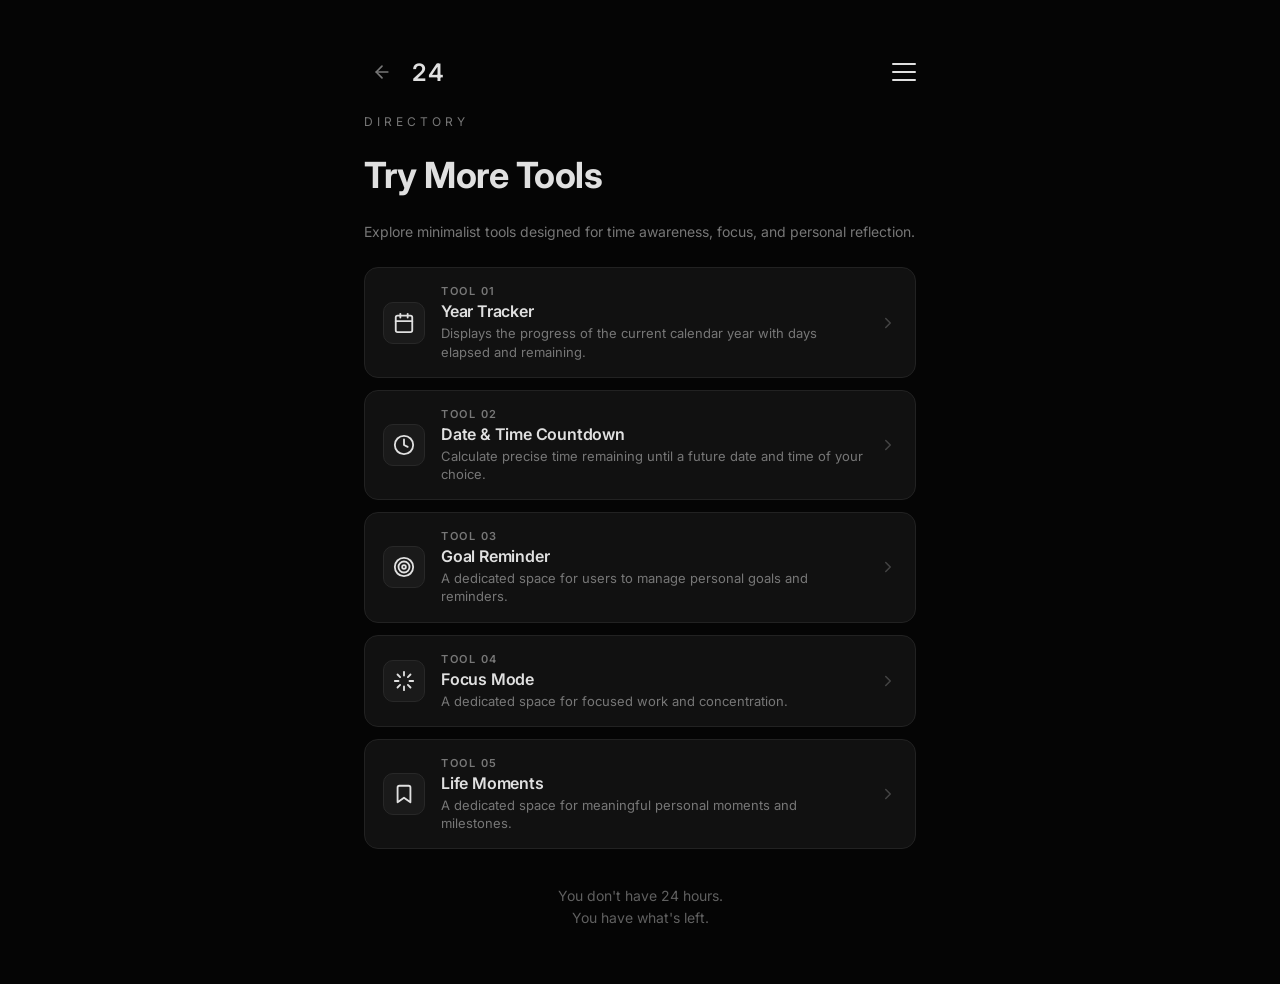
<file: tools.html>
<!DOCTYPE html>
<html lang="en">
<head>
    <meta charset="UTF-8" />
    <meta name="viewport" content="width=device-width, initial-scale=1.0, maximum-scale=1.0, user-scalable=no" />
    <title>24 – Try More Tools</title>
    <meta name="description" content="Central directory of minimalist time, focus, and life tools from Project 24." />
    <link rel="stylesheet" href="style.css" />
    <link rel="manifest" href="manifest.json" />
    <link rel="icon" href="icons/icon-192.svg" type="image/svg+xml" />
    <link rel="apple-touch-icon" href="icons/icon-192.svg" />
    <meta name="theme-color" content="#050505" />
    <script src="theme-manager.js"></script>
    <script src="supabase-config.js"></script>
    <script src="storage-service.js"></script>
</head>
<body class="tools-directory-page">
    <main>
        <header>
            <div class="header-left">
                <a href="index.html" class="back-btn" id="backBtn" aria-label="Back to home">
                    <svg viewBox="0 0 24 24" width="20" height="20" stroke="currentColor" stroke-width="2" fill="none" stroke-linecap="round" stroke-linejoin="round">
                        <line x1="19" y1="12" x2="5" y2="12"></line>
                        <polyline points="12 19 5 12 12 5"></polyline>
                    </svg>
                </a>
                <a href="index.html" class="logo-link" aria-label="Back to home"><h1 class="logo">24</h1></a>
            </div>
            <div class="menu-btn" id="menuBtn" aria-label="Open menu">
                <div class="bar"></div>
                <div class="bar"></div>
                <div class="bar"></div>
            </div>
        </header>

        <div class="menu-overlay" id="menuOverlay">
            <div class="menu-content">
                <button class="close-btn" id="closeBtn" aria-label="Close menu">&times;</button>
                <nav class="menu-nav">
                    <a href="about.html" class="menu-nav-link" id="tabAbout">About Us</a>
                    <a href="contact.html" class="menu-nav-link" id="tabContact">Contact Us</a>
                    <a href="tools.html" class="menu-nav-link active" id="tabTools">Try More Tools</a>
                    <a href="settings.html" class="menu-nav-link" id="tabSettings">Settings</a>
                </nav>
            </div>
        </div>

        <section class="tools-directory-container">
            <div class="subtitle">DIRECTORY</div>
            <h2 class="page-heading">Try More Tools</h2>
            <p class="directory-desc">Explore minimalist tools designed for time awareness, focus, and personal reflection.</p>

            <div class="tools-directory-grid">
                <!-- Tool 01: Year Tracker -->
                <a href="year-tracker.html" class="tool-card">
                    <div class="tool-card-icon">
                        <svg viewBox="0 0 24 24" width="22" height="22" stroke="currentColor" stroke-width="2" fill="none" stroke-linecap="round" stroke-linejoin="round">
                            <rect x="3" y="4" width="18" height="18" rx="2" ry="2"></rect>
                            <line x1="16" y1="2" x2="16" y2="6"></line>
                            <line x1="8" y1="2" x2="8" y2="6"></line>
                            <line x1="3" y1="10" x2="21" y2="10"></line>
                        </svg>
                    </div>
                    <div class="tool-card-content">
                        <div class="tool-card-meta">TOOL 01</div>
                        <h3 class="tool-card-title">Year Tracker</h3>
                        <p class="tool-card-desc">Displays the progress of the current calendar year with days elapsed and remaining.</p>
                    </div>
                    <div class="tool-card-arrow">
                        <svg viewBox="0 0 24 24" width="18" height="18" stroke="currentColor" stroke-width="2" fill="none" stroke-linecap="round" stroke-linejoin="round">
                            <polyline points="9 18 15 12 9 6"></polyline>
                        </svg>
                    </div>
                </a>

                <!-- Tool 02: Date & Time Countdown -->
                <a href="countdown.html" class="tool-card">
                    <div class="tool-card-icon">
                        <svg viewBox="0 0 24 24" width="22" height="22" stroke="currentColor" stroke-width="2" fill="none" stroke-linecap="round" stroke-linejoin="round">
                            <circle cx="12" cy="12" r="10"></circle>
                            <polyline points="12 6 12 12 16 14"></polyline>
                        </svg>
                    </div>
                    <div class="tool-card-content">
                        <div class="tool-card-meta">TOOL 02</div>
                        <h3 class="tool-card-title">Date & Time Countdown</h3>
                        <p class="tool-card-desc">Calculate precise time remaining until a future date and time of your choice.</p>
                    </div>
                    <div class="tool-card-arrow">
                        <svg viewBox="0 0 24 24" width="18" height="18" stroke="currentColor" stroke-width="2" fill="none" stroke-linecap="round" stroke-linejoin="round">
                            <polyline points="9 18 15 12 9 6"></polyline>
                        </svg>
                    </div>
                </a>

                <!-- Tool 03: Goal Reminder -->
                <a href="goal-reminder.html" class="tool-card">
                    <div class="tool-card-icon">
                        <svg viewBox="0 0 24 24" width="22" height="22" stroke="currentColor" stroke-width="2" fill="none" stroke-linecap="round" stroke-linejoin="round">
                            <circle cx="12" cy="12" r="10"></circle>
                            <circle cx="12" cy="12" r="6"></circle>
                            <circle cx="12" cy="12" r="2"></circle>
                        </svg>
                    </div>
                    <div class="tool-card-content">
                        <div class="tool-card-meta">TOOL 03</div>
                        <h3 class="tool-card-title">Goal Reminder</h3>
                        <p class="tool-card-desc">A dedicated space for users to manage personal goals and reminders.</p>
                    </div>
                    <div class="tool-card-arrow">
                        <svg viewBox="0 0 24 24" width="18" height="18" stroke="currentColor" stroke-width="2" fill="none" stroke-linecap="round" stroke-linejoin="round">
                            <polyline points="9 18 15 12 9 6"></polyline>
                        </svg>
                    </div>
                </a>

                <!-- Tool 04: Focus Mode -->
                <a href="focus-mode.html" class="tool-card">
                    <div class="tool-card-icon">
                        <svg viewBox="0 0 24 24" width="22" height="22" stroke="currentColor" stroke-width="2" fill="none" stroke-linecap="round" stroke-linejoin="round">
                            <path d="M12 2v4m0 12v4M4.93 4.93l2.83 2.83m8.48 8.48l2.83 2.83M2 12h4m12 0h4M4.93 19.07l2.83-2.83m8.48-8.48l2.83-2.83"></path>
                        </svg>
                    </div>
                    <div class="tool-card-content">
                        <div class="tool-card-meta">TOOL 04</div>
                        <h3 class="tool-card-title">Focus Mode</h3>
                        <p class="tool-card-desc">A dedicated space for focused work and concentration.</p>
                    </div>
                    <div class="tool-card-arrow">
                        <svg viewBox="0 0 24 24" width="18" height="18" stroke="currentColor" stroke-width="2" fill="none" stroke-linecap="round" stroke-linejoin="round">
                            <polyline points="9 18 15 12 9 6"></polyline>
                        </svg>
                    </div>
                </a>

                <!-- Tool 05: Life Moments -->
                <a href="life-moments.html" class="tool-card">
                    <div class="tool-card-icon">
                        <svg viewBox="0 0 24 24" width="22" height="22" stroke="currentColor" stroke-width="2" fill="none" stroke-linecap="round" stroke-linejoin="round">
                            <path d="M19 21l-7-5-7 5V5a2 2 0 0 1 2-2h10a2 2 0 0 1 2 2z"></path>
                        </svg>
                    </div>
                    <div class="tool-card-content">
                        <div class="tool-card-meta">TOOL 05</div>
                        <h3 class="tool-card-title">Life Moments</h3>
                        <p class="tool-card-desc">A dedicated space for meaningful personal moments and milestones.</p>
                    </div>
                    <div class="tool-card-arrow">
                        <svg viewBox="0 0 24 24" width="18" height="18" stroke="currentColor" stroke-width="2" fill="none" stroke-linecap="round" stroke-linejoin="round">
                            <polyline points="9 18 15 12 9 6"></polyline>
                        </svg>
                    </div>
                </a>
            </div>
        </section>

        <footer>
            <p>You don't have 24 hours.</p>
            <p>You have what's left.</p>
        </footer>
    </main>
    <script src="script.js"></script>
    <script>
        if ('serviceWorker' in navigator) {
            window.addEventListener('load', () => {
                navigator.serviceWorker.register('sw.js').catch(err => {
                    console.error('ServiceWorker registration failed: ', err);
                });
            });
        }
    </script>
</body>
</html>
</file>
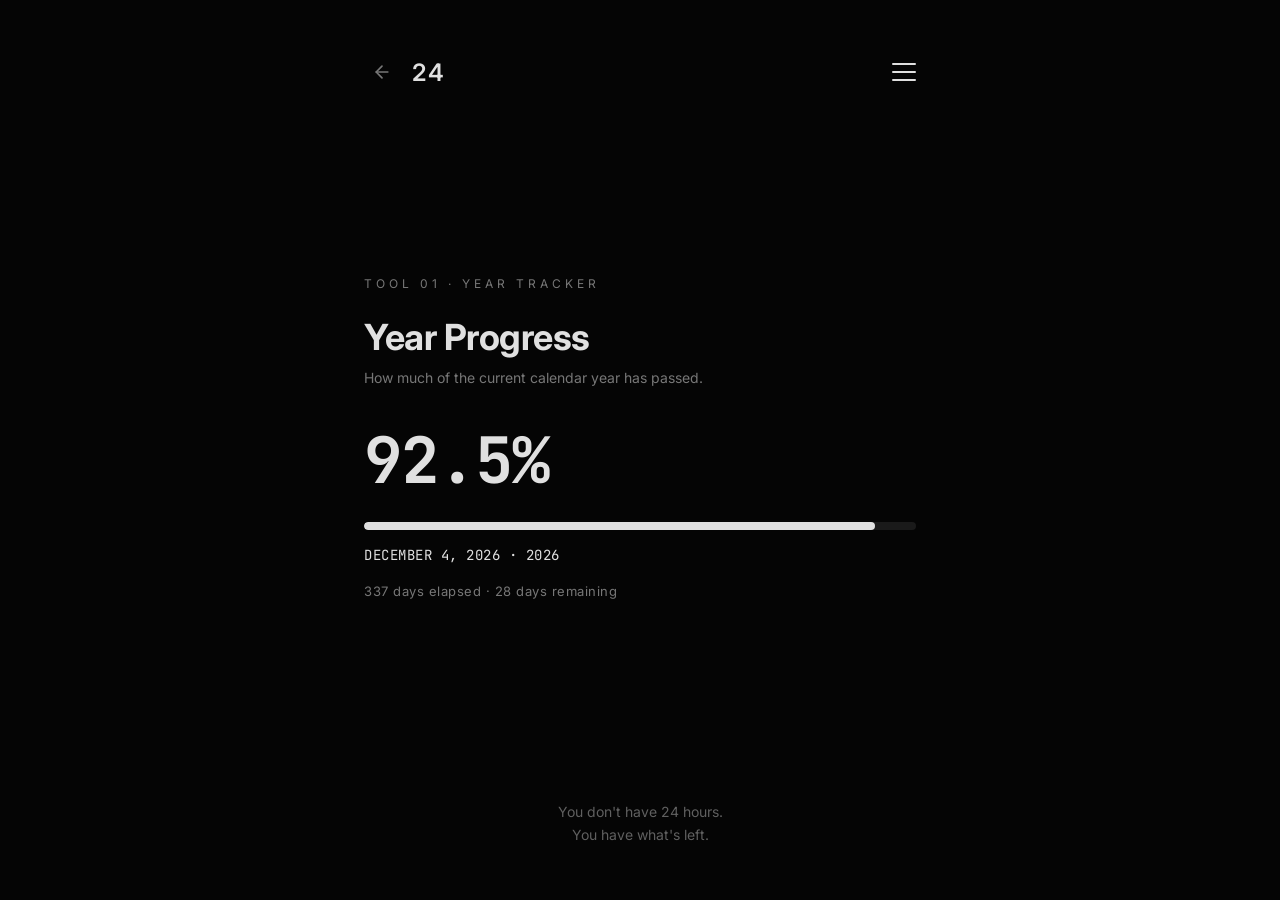
<file: year-tracker.html>
<!DOCTYPE html>
<html lang="en">
<head>
    <meta charset="UTF-8" />
    <meta name="viewport" content="width=device-width, initial-scale=1.0, maximum-scale=1.0, user-scalable=no" />
    <title>24 – Year Tracker</title>
    <meta name="description" content="Displays the progress of the current calendar year with days elapsed and remaining." />
    <link rel="stylesheet" href="style.css" />
    <link rel="manifest" href="manifest.json" />
    <link rel="icon" href="icons/icon-192.svg" type="image/svg+xml" />
    <link rel="apple-touch-icon" href="icons/icon-192.svg" />
    <meta name="theme-color" content="#050505" />
    <script src="theme-manager.js"></script>
    <script src="supabase-config.js"></script>
    <script src="storage-service.js"></script>
</head>
<body class="tool-detail-page">
    <main>
        <header>
            <div class="header-left">
                <a href="tools.html" class="back-btn" id="backBtn" aria-label="Back to tools">
                    <svg viewBox="0 0 24 24" width="20" height="20" stroke="currentColor" stroke-width="2" fill="none" stroke-linecap="round" stroke-linejoin="round">
                        <line x1="19" y1="12" x2="5" y2="12"></line>
                        <polyline points="12 19 5 12 12 5"></polyline>
                    </svg>
                </a>
                <a href="index.html" class="logo-link" aria-label="Back to home"><h1 class="logo">24</h1></a>
            </div>
            <div class="menu-btn" id="menuBtn" aria-label="Open menu">
                <div class="bar"></div>
                <div class="bar"></div>
                <div class="bar"></div>
            </div>
        </header>

        <div class="menu-overlay" id="menuOverlay">
            <div class="menu-content">
                <button class="close-btn" id="closeBtn" aria-label="Close menu">&times;</button>
                <nav class="menu-nav">
                    <a href="about.html" class="menu-nav-link" id="tabAbout">About Us</a>
                    <a href="contact.html" class="menu-nav-link" id="tabContact">Contact Us</a>
                    <a href="tools.html" class="menu-nav-link" id="tabTools">Try More Tools</a>
                    <a href="settings.html" class="menu-nav-link" id="tabSettings">Settings</a>
                </nav>
            </div>
        </div>

        <section class="tool-page-container">
            <div class="subtitle">TOOL 01 · YEAR TRACKER</div>
            <h2 class="page-heading">Year Progress</h2>
            <div class="tool year-progress">
                <p class="tool-desc">How much of the current calendar year has passed.</p>
                <div class="year-percent" id="yearPercent">--</div>
                <div class="progress-bar-wrapper">
                    <div class="progress-bar" id="yearBar"></div>
                </div>
                <div class="year-info" id="yearInfo">--</div>
                <div class="year-details" id="yearDetails"></div>
            </div>
        </section>

        <footer>
            <p>You don't have 24 hours.</p>
            <p>You have what's left.</p>
        </footer>
    </main>
    <script src="script.js"></script>
    <script type="module" src="tools.js"></script>
    <script>
        if ('serviceWorker' in navigator) {
            window.addEventListener('load', () => {
                navigator.serviceWorker.register('sw.js').catch(err => {
                    console.error('ServiceWorker registration failed: ', err);
                });
            });
        }
    </script>
</body>
</html>
</file>
<file: style.css>
@import url('https://fonts.googleapis.com/css2?family=Inter:wght@300;400;600&family=JetBrains+Mono:wght@400;700&display=swap');

:root, [data-theme="dark"] {
    --bg-color: #050505;
    --card-bg: #111111;
    --card-bg-elevated: #181818;
    --card-border: #222222;
    --card-border-hover: #383838;
    --text-primary: #e0e0e0;
    --text-secondary: #777777;
    --accent-color: #e0e0e0;
    --accent-red: #ff3333;
    --accent-badge-bg: #1f1f1f;
    --overlay-bg: rgba(5, 5, 5, 0.95);
    --input-bg: #111111;
    --button-bg: #1a1a1a;
    --button-hover: #222222;
    --button-border: #333333;
    --font-sans: 'Inter', -apple-system, BlinkMacSystemFont, "Segoe UI", Roboto, sans-serif;
    --font-mono: 'JetBrains Mono', "SF Mono", monospace;
    color-scheme: dark;
}

[data-theme="white"] {
    --bg-color: #f7f7f8;
    --card-bg: #ffffff;
    --card-bg-elevated: #f0f0f2;
    --card-border: #e0e0e4;
    --card-border-hover: #b5b5be;
    --text-primary: #111111;
    --text-secondary: #666666;
    --accent-color: #000000;
    --accent-red: #e02424;
    --accent-badge-bg: #eaeaea;
    --overlay-bg: rgba(247, 247, 248, 0.96);
    --input-bg: #ffffff;
    --button-bg: #f0f0f2;
    --button-hover: #e5e5e8;
    --button-border: #d4d4d8;
    color-scheme: light;
}

[data-theme="purple"] {
    --bg-color: #0d0714;
    --card-bg: #160c22;
    --card-bg-elevated: #221235;
    --card-border: #2e1847;
    --card-border-hover: #4e2678;
    --text-primary: #f5edfc;
    --text-secondary: #9c82b5;
    --accent-color: #c77dff;
    --accent-red: #ff4d6d;
    --accent-badge-bg: #27143e;
    --overlay-bg: rgba(13, 7, 20, 0.96);
    --input-bg: #160c22;
    --button-bg: #221235;
    --button-hover: #2f1947;
    --button-border: #3d1f5e;
    color-scheme: dark;
}

[data-theme="neon"] {
    --bg-color: #04080e;
    --card-bg: #09131d;
    --card-bg-elevated: #0f1f2e;
    --card-border: rgba(0, 240, 255, 0.2);
    --card-border-hover: rgba(0, 240, 255, 0.5);
    --text-primary: #e6ffff;
    --text-secondary: #00b4d8;
    --accent-color: #00f0ff;
    --accent-red: #ff0055;
    --accent-badge-bg: rgba(0, 240, 255, 0.1);
    --overlay-bg: rgba(4, 8, 14, 0.96);
    --input-bg: #09131d;
    --button-bg: #0f1f2e;
    --button-hover: #162c42;
    --button-border: rgba(0, 240, 255, 0.3);
    color-scheme: dark;
}

[data-theme="deep-blue"] {
    --bg-color: #060b14;
    --card-bg: #0c1524;
    --card-bg-elevated: #132036;
    --card-border: #1a2a47;
    --card-border-hover: #2b4573;
    --text-primary: #e6f0fa;
    --text-secondary: #718eb5;
    --accent-color: #4a9eff;
    --accent-red: #ff4757;
    --accent-badge-bg: #15243d;
    --overlay-bg: rgba(6, 11, 20, 0.96);
    --input-bg: #0c1524;
    --button-bg: #132036;
    --button-hover: #1c2e4d;
    --button-border: #243b63;
    color-scheme: dark;
}

[data-theme="light-blue"] {
    --bg-color: #0b151f;
    --card-bg: #122130;
    --card-bg-elevated: #1a2e42;
    --card-border: #233b54;
    --card-border-hover: #3b5f85;
    --text-primary: #e8f4fc;
    --text-secondary: #86a8c4;
    --accent-color: #7dd3fc;
    --accent-red: #f43f5e;
    --accent-badge-bg: #172c40;
    --overlay-bg: rgba(11, 21, 31, 0.96);
    --input-bg: #122130;
    --button-bg: #1a2e42;
    --button-hover: #233c56;
    --button-border: #2c4a6b;
    color-scheme: dark;
}

* {
    box-sizing: border-box;
    margin: 0;
    padding: 0;
}

body {
    background-color: var(--bg-color);
    color: var(--text-primary);
    font-family: var(--font-sans);
    display: flex;
    justify-content: center;
    align-items: center;
    min-height: 100vh;
    min-height: 100dvh;
    text-align: center;
    overflow: hidden;
    user-select: none;
    -webkit-user-select: none;
    transition: color 1s ease, background-color 1s ease;
}

main {
    display: flex;
    flex-direction: column;
    justify-content: space-between;
    height: 100vh;
    height: 100dvh;
    width: 100%;
    padding: 10vh 24px;
    max-width: 600px;
}

header {
    display: flex;
    justify-content: space-between;
    align-items: center;
    width: 100%;
}

.header-left {
    display: flex;
    align-items: center;
    gap: 12px;
}

.back-btn {
    display: inline-flex;
    align-items: center;
    justify-content: center;
    color: var(--text-secondary);
    text-decoration: none;
    width: 36px;
    height: 36px;
    border-radius: 8px;
    transition: color 0.2s ease, background-color 0.2s ease;
}

.back-btn:hover {
    color: var(--text-primary);
    background-color: #1a1a1a;
}

.back-btn svg {
    display: block;
}

.logo {
    font-size: 24px;
    font-weight: 600;
    letter-spacing: 2px;
}

.countdown-container {
    display: flex;
    flex-direction: column;
    align-items: center;
    justify-content: center;
    flex-grow: 1;
}

.subtitle {
    font-size: 12px;
    letter-spacing: 4px;
    color: var(--text-secondary);
    margin-bottom: 24px;
    text-transform: uppercase;
}

.countdown {
    font-family: var(--font-mono);
    font-size: clamp(48px, 15vw, 96px);
    font-weight: 700;
    letter-spacing: -2px;
    line-height: 1;
    margin-bottom: 48px;
    font-variant-numeric: tabular-nums;
    transition: color 2s ease;
}

.info-group {
    display: flex;
    flex-direction: column;
    gap: 8px;
}

.date {
    font-size: 14px;
    font-weight: 400;
    letter-spacing: 2px;
    text-transform: uppercase;
}

.timezone {
    font-size: 12px;
    color: var(--text-secondary);
    letter-spacing: 1px;
    text-transform: uppercase;
}

footer {
    font-size: 14px;
    color: var(--text-secondary);
    line-height: 1.6;
    opacity: 0.8;
}

/* Urgency States */
body.state-tense .countdown {
    color: #f5e6e6;
}
body.state-urgency .countdown {
    color: #ffcccc;
}
body.state-strong-urgency .countdown {
    color: var(--accent-red);
}
body.state-warning .countdown {
    color: var(--accent-red);
    animation: pulse 4s infinite alternate ease-in-out;
}

@keyframes pulse {
    0% { opacity: 1; text-shadow: 0 0 10px rgba(255, 51, 51, 0.2); }
    100% { opacity: 0.7; text-shadow: 0 0 2px rgba(255, 51, 51, 0.0); }
}

/* Menu & Overlay Styles */
.menu-btn {
    width: 24px;
    height: 18px;
    display: flex;
    flex-direction: column;
    justify-content: space-between;
    cursor: pointer;
    z-index: 1001;
}

.menu-btn .bar {
    width: 100%;
    height: 2px;
    background-color: var(--text-primary);
    transition: all 0.3s ease;
    border-radius: 2px;
}

.menu-overlay {
    position: fixed;
    top: 0;
    left: 0;
    width: 100%;
    height: 100%;
    background-color: rgba(5, 5, 5, 0.95);
    backdrop-filter: blur(8px);
    -webkit-backdrop-filter: blur(8px);
    z-index: 1000;
    display: flex;
    justify-content: center;
    align-items: center;
    opacity: 0;
    visibility: hidden;
    transition: all 0.3s ease;
}

.menu-overlay.active {
    opacity: 1;
    visibility: visible;
}

.menu-content {
    background-color: #111;
    padding: 32px;
    border-radius: 16px;
    width: 90%;
    max-width: 400px;
    position: relative;
    border: 1px solid #333;
    text-align: left;
    box-shadow: 0 10px 30px rgba(0, 0, 0, 0.5);
}

.close-btn {
    position: absolute;
    top: 16px;
    right: 16px;
    font-size: 24px;
    line-height: 1;
    background: none;
    border: none;
    color: var(--text-secondary);
    cursor: pointer;
    transition: color 0.2s;
    padding: 8px;
}

.close-btn:hover {
    color: var(--text-primary);
}

.tabs {
    display: flex;
    gap: 24px;
    margin-bottom: 24px;
    border-bottom: 1px solid #333;
    padding-bottom: 8px;
}

.tab-btn {
    background: none;
    border: none;
    color: var(--text-secondary);
    font-size: 16px;
    font-weight: 600;
    cursor: pointer;
    font-family: var(--font-sans);
    padding: 8px 0;
    position: relative;
    transition: color 0.2s;
}

.tab-btn.active {
    color: var(--text-primary);
}

.tab-btn.active::after {
    content: '';
    position: absolute;
    bottom: -9px;
    left: 0;
    width: 100%;
    height: 2px;
    background-color: var(--text-primary);
    border-radius: 2px;
}

/* Menu Navigation Links */
.menu-nav {
    display: flex;
    flex-direction: column;
    gap: 8px;
}

.menu-nav-link {
    display: block;
    color: var(--text-secondary);
    font-size: 16px;
    font-weight: 600;
    text-decoration: none;
    padding: 12px 16px;
    border-radius: 8px;
    transition: all 0.2s ease;
    font-family: var(--font-sans);
}

.menu-nav-link:hover {
    color: var(--text-primary);
    background-color: #1a1a1a;
}

.menu-nav-link.active {
    color: var(--text-primary);
    background-color: #1a1a1a;
    border-left: 2px solid var(--text-primary);
}

.tab-pane {
    display: none;
    animation: fadeIn 0.3s ease;
}

.tab-pane.active {
    display: block;
}

.tab-pane h2 {
    margin-bottom: 16px;
    font-size: 20px;
    color: var(--text-primary);
    font-weight: 600;
}

.tab-pane p {
    color: var(--text-secondary);
    line-height: 1.6;
    margin-bottom: 24px;
    font-size: 15px;
}

.creator-name {
    font-size: 32px !important;
    font-weight: 800;
    color: #ffffff !important;
    text-shadow: 0 2px 10px rgba(255, 255, 255, 0.1);
    margin-bottom: 24px !important;
    letter-spacing: -0.5px;
}

.social-links {
    display: flex;
    flex-direction: column;
    gap: 12px;
}

.social-links a {
    display: flex;
    align-items: center;
    gap: 16px;
    color: var(--text-primary);
    text-decoration: none;
    padding: 14px 16px;
    border-radius: 12px;
    background-color: #1a1a1a;
    border: 1px solid #222;
    transition: all 0.2s ease;
    font-weight: 600;
    font-size: 15px;
}

.social-links a:hover {
    background-color: #222;
    border-color: #444;
    transform: translateY(-2px);
}

.social-links svg {
    color: var(--text-primary);
}

@keyframes fadeIn {
    from { opacity: 0; transform: translateY(10px); }
    to { opacity: 1; transform: translateY(0); }
}

/* Dedicated Full-Screen Pages (About & Contact) */
body.about-page,
body.contact-page {
    overflow: auto;
}

.page-content {
    display: flex;
    flex-direction: column;
    justify-content: center;
    align-items: center;
    flex-grow: 1;
    width: 100%;
    padding: 32px 0;
    animation: fadeIn 0.4s ease;
}

.about-container {
    max-width: 480px;
    margin: 0 auto;
    text-align: center;
}

.page-heading {
    font-size: clamp(28px, 6vw, 36px);
    font-weight: 700;
    color: var(--text-primary);
    margin-bottom: 24px;
    letter-spacing: -0.5px;
}

.page-text {
    font-size: 16px;
    line-height: 1.8;
    color: var(--text-secondary);
    font-weight: 400;
}

.contact-container {
    max-width: 400px;
    margin: 0 auto;
    text-align: center;
    width: 100%;
}

.contact-container .social-links {
    width: 100%;
    margin-top: 8px;
}

/* ===== Tools Page ===== */

/* Allow scrolling on tools page */
body.tools-page {
    overflow: auto;
    align-items: flex-start;
}

body.tools-page main {
    height: auto;
    min-height: 100vh;
    min-height: 100dvh;
    padding-top: 6vh;
    padding-bottom: 6vh;
}

.logo-link {
    text-decoration: none;
    color: inherit;
}

.tools-container {
    display: flex;
    flex-direction: column;
    gap: 48px;
    width: 100%;
    padding: 32px 0;
    animation: fadeIn 0.4s ease;
}

.tools-container .subtitle {
    margin-bottom: 0;
}

.tool {
    width: 100%;
    text-align: left;
}

.tool-desc {
    font-size: 14px;
    color: var(--text-secondary);
    line-height: 1.5;
    margin-bottom: 20px;
}

/* Preset buttons */
.preset-buttons {
    display: flex;
    gap: 8px;
    margin-bottom: 16px;
    flex-wrap: wrap;
}

.preset-btn {
    background-color: #1a1a1a;
    border: 1px solid #333;
    color: var(--text-primary);
    font-family: var(--font-sans);
    font-size: 13px;
    font-weight: 600;
    padding: 8px 16px;
    border-radius: 8px;
    cursor: pointer;
    transition: all 0.2s ease;
    letter-spacing: 0.5px;
}

.preset-btn:hover {
    background-color: #222;
    border-color: #555;
}

.preset-btn:active {
    transform: scale(0.96);
}

/* Input group */
.input-group {
    display: flex;
    align-items: center;
    gap: 12px;
    margin-bottom: 20px;
    flex-wrap: wrap;
}

.input-group label {
    font-size: 13px;
    font-weight: 600;
    color: var(--text-secondary);
    letter-spacing: 1px;
    text-transform: uppercase;
}

.input-group input[type="date"],
.input-group input[type="time"] {
    background-color: #111;
    border: 1px solid #333;
    color: var(--text-primary);
    font-family: var(--font-mono);
    font-size: 14px;
    padding: 10px 14px;
    border-radius: 8px;
    outline: none;
    transition: border-color 0.2s ease;
    -webkit-appearance: none;
    color-scheme: dark;
}

.input-group input:focus {
    border-color: var(--text-primary);
}

/* Result display */
.result {
    font-family: var(--font-mono);
    font-size: clamp(20px, 5vw, 32px);
    font-weight: 700;
    letter-spacing: -0.5px;
    line-height: 1.3;
    margin-bottom: 16px;
    font-variant-numeric: tabular-nums;
    min-height: 44px;
    display: flex;
    align-items: center;
}

.result.past {
    color: var(--accent-red);
    font-size: 16px;
    font-weight: 400;
    letter-spacing: 0;
}

/* Reset button */
.reset-btn {
    background: none;
    border: 1px solid #333;
    color: var(--text-secondary);
    font-family: var(--font-sans);
    font-size: 13px;
    font-weight: 600;
    padding: 8px 20px;
    border-radius: 8px;
    cursor: pointer;
    transition: all 0.2s ease;
    letter-spacing: 0.5px;
}

.reset-btn:hover {
    color: var(--text-primary);
    border-color: #555;
}

/* Year Progress */
.year-info {
    font-family: var(--font-mono);
    font-size: 14px;
    color: var(--text-primary);
    margin-bottom: 16px;
    letter-spacing: 0.5px;
    font-variant-numeric: tabular-nums;
}

.year-percent {
    font-family: var(--font-mono);
    font-size: clamp(36px, 10vw, 64px);
    font-weight: 700;
    letter-spacing: -1px;
    margin-bottom: 20px;
    font-variant-numeric: tabular-nums;
}

.progress-bar-wrapper {
    width: 100%;
    height: 8px;
    background-color: #1a1a1a;
    border-radius: 4px;
    overflow: hidden;
    margin-bottom: 16px;
}

.progress-bar {
    height: 100%;
    background-color: var(--text-primary);
    border-radius: 4px;
    width: 0%;
    transition: width 1s ease;
}

.year-details {
    font-size: 13px;
    color: var(--text-secondary);
    line-height: 1.8;
    letter-spacing: 0.5px;
}

/* Divider between tools */
.tool-divider {
    width: 40px;
    height: 1px;
    background-color: #333;
    margin: 0 auto;
}

/* Responsive adjustments for tools */
@media (max-width: 400px) {
    .input-group {
        flex-direction: column;
        align-items: flex-start;
    }
    .input-group input[type="date"],
    .input-group input[type="time"] {
        width: 100%;
    }
    .preset-buttons {
        flex-direction: column;
    }
    .preset-btn {
        width: 100%;
        text-align: center;
    }
}

/* ===== Tools Directory Page ===== */
body.tools-directory-page {
    overflow: auto;
    align-items: flex-start;
}

body.tools-directory-page main {
    height: auto;
    min-height: 100vh;
    min-height: 100dvh;
    padding-top: 6vh;
    padding-bottom: 6vh;
}

.tools-directory-container {
    display: flex;
    flex-direction: column;
    width: 100%;
    padding: 24px 0 36px 0;
    animation: fadeIn 0.4s ease;
    text-align: left;
}

.directory-desc {
    font-size: 14px;
    color: var(--text-secondary);
    line-height: 1.6;
    margin-bottom: 24px;
}

.tools-directory-grid {
    display: flex;
    flex-direction: column;
    gap: 12px;
    width: 100%;
}

.tool-card {
    display: flex;
    align-items: center;
    gap: 16px;
    background-color: #111;
    border: 1px solid #222;
    border-radius: 14px;
    padding: 16px 18px;
    text-decoration: none;
    color: inherit;
    transition: all 0.2s ease;
    cursor: pointer;
}

.tool-card:hover {
    background-color: #181818;
    border-color: #383838;
    transform: translateY(-2px);
}

.tool-card:active {
    transform: scale(0.99);
}

.tool-card-icon {
    width: 42px;
    height: 42px;
    border-radius: 10px;
    background-color: #1a1a1a;
    border: 1px solid #282828;
    display: flex;
    align-items: center;
    justify-content: center;
    color: var(--text-primary);
    flex-shrink: 0;
}

.tool-card-content {
    flex-grow: 1;
    min-width: 0;
}

.tool-card-meta {
    font-size: 11px;
    font-weight: 600;
    letter-spacing: 1.5px;
    color: var(--text-secondary);
    text-transform: uppercase;
    margin-bottom: 3px;
}

.tool-card-title {
    font-size: 16px;
    font-weight: 600;
    color: var(--text-primary);
    margin-bottom: 3px;
    letter-spacing: -0.2px;
}

.tool-card-desc {
    font-size: 13px;
    color: var(--text-secondary);
    line-height: 1.4;
}

.tool-card-arrow {
    color: #444;
    flex-shrink: 0;
    display: flex;
    align-items: center;
    transition: all 0.2s ease;
}

.tool-card:hover .tool-card-arrow {
    color: var(--text-primary);
    transform: translateX(3px);
}

/* ===== Individual Tool Pages ===== */
body.tool-detail-page {
    overflow: auto;
    align-items: flex-start;
}

body.tool-detail-page main {
    height: auto;
    min-height: 100vh;
    min-height: 100dvh;
    padding-top: 6vh;
    padding-bottom: 6vh;
}

.tool-page-container {
    display: flex;
    flex-direction: column;
    width: 100%;
    padding: 24px 0 36px 0;
    animation: fadeIn 0.4s ease;
    text-align: left;
}

.tool-page-container .page-heading {
    margin-bottom: 8px;
    text-align: left;
}

.tool-page-container .tool-desc {
    font-size: 14px;
    color: var(--text-secondary);
    line-height: 1.6;
    margin-bottom: 28px;
}

/* Placeholder card for future tools */
.placeholder-card {
    background-color: #111;
    border: 1px solid #222;
    border-radius: 14px;
    padding: 28px 24px;
    margin-top: 8px;
    display: flex;
    flex-direction: column;
    gap: 12px;
}

.placeholder-badge {
    display: inline-block;
    align-self: flex-start;
    font-size: 10px;
    font-weight: 700;
    letter-spacing: 2px;
    color: var(--text-secondary);
    background-color: #1a1a1a;
    border: 1px solid #282828;
    padding: 4px 10px;
    border-radius: 6px;
    text-transform: uppercase;
}

.placeholder-title {
    font-size: 17px;
    font-weight: 600;
    color: var(--text-primary);
    letter-spacing: -0.2px;
}

.placeholder-text {
    font-size: 14px;
    color: var(--text-secondary);
    line-height: 1.6;
}

/* ===== Settings Page ===== */
body.settings-page {
    overflow: auto;
    align-items: flex-start;
}

body.settings-page main {
    height: auto;
    min-height: 100vh;
    min-height: 100dvh;
    padding-top: 6vh;
    padding-bottom: 6vh;
}

.settings-container {
    display: flex;
    flex-direction: column;
    width: 100%;
    padding: 24px 0 36px 0;
    animation: fadeIn 0.4s ease;
    text-align: left;
}

.settings-container .page-heading {
    text-align: left;
    margin-bottom: 8px;
}

.settings-section {
    margin-top: 20px;
    padding: 24px;
    background-color: #111;
    border: 1px solid #222;
    border-radius: 14px;
}

.settings-section-header {
    display: flex;
    align-items: center;
    justify-content: space-between;
    margin-bottom: 8px;
}

.settings-section-title {
    font-size: 17px;
    font-weight: 600;
    color: var(--text-primary);
    letter-spacing: -0.2px;
}

.settings-badge {
    font-size: 10px;
    font-weight: 700;
    letter-spacing: 1.5px;
    color: var(--text-primary);
    background-color: #1f1f1f;
    border: 1px solid #333;
    padding: 3px 8px;
    border-radius: 4px;
    text-transform: uppercase;
}

.settings-desc {
    font-size: 13px;
    color: var(--text-secondary);
    line-height: 1.6;
    margin-bottom: 20px;
}

.theme-card {
    display: flex;
    align-items: center;
    justify-content: space-between;
    padding: 14px 16px;
    background-color: #181818;
    border: 1px solid #2e2e2e;
    border-radius: 10px;
}

.theme-info {
    display: flex;
    align-items: center;
    gap: 10px;
}

.theme-name {
    font-size: 15px;
    font-weight: 600;
    color: var(--text-primary);
}

.theme-status {
    font-size: 10px;
    font-weight: 700;
    color: #777;
    letter-spacing: 1px;
    text-transform: uppercase;
    background: #222;
    padding: 2px 7px;
    border-radius: 4px;
}

.theme-swatch {
    display: flex;
    gap: 6px;
}

.swatch-color {
    width: 16px;
    height: 16px;
    border-radius: 50%;
    border: 1px solid #333;
    display: inline-block;
}

/* ===== Themes Collection Grid ===== */
.themes-collection-grid {
    display: grid;
    grid-template-columns: 1fr;
    gap: 16px;
    margin-top: 16px;
}

@media (min-width: 480px) {
    .themes-collection-grid {
        grid-template-columns: repeat(2, 1fr);
    }
}

.theme-item-card {
    background-color: var(--card-bg-elevated);
    border: 1px solid var(--card-border);
    border-radius: 12px;
    padding: 16px;
    display: flex;
    flex-direction: column;
    justify-content: space-between;
    gap: 14px;
    transition: all 0.2s ease;
    text-align: left;
}

.theme-item-card:hover {
    border-color: var(--card-border-hover);
}

.theme-item-card.is-active {
    border-color: var(--accent-color);
}

.theme-card-top {
    display: flex;
    align-items: center;
    justify-content: space-between;
}

.theme-badge {
    font-size: 10px;
    font-weight: 700;
    letter-spacing: 1px;
    text-transform: uppercase;
    padding: 3px 8px;
    border-radius: 4px;
}

.theme-badge.free {
    color: var(--text-secondary);
    background-color: var(--accent-badge-bg);
    border: 1px solid var(--card-border);
}

.theme-badge.premium {
    color: #e0e0e0;
    background-color: #1a1a1a;
    border: 1px solid #333333;
}

.theme-badge.unlocked {
    color: #4ade80;
    background: rgba(74, 222, 128, 0.1);
    border: 1px solid rgba(74, 222, 128, 0.25);
}

.theme-preview-box {
    width: 100%;
    height: 72px;
    border-radius: 8px;
    border: 1px solid rgba(255, 255, 255, 0.08);
    padding: 10px;
    display: flex;
    flex-direction: column;
    justify-content: space-between;
    position: relative;
    overflow: hidden;
}

.theme-preview-header {
    display: flex;
    justify-content: space-between;
    align-items: center;
}

.theme-preview-logo {
    font-size: 10px;
    font-weight: 700;
    letter-spacing: 1px;
}

.theme-preview-dots {
    display: flex;
    gap: 3px;
}

.theme-preview-dots span {
    width: 3px;
    height: 3px;
    border-radius: 50%;
    opacity: 0.5;
}

.theme-preview-timer {
    font-family: var(--font-mono);
    font-size: 15px;
    font-weight: 700;
    letter-spacing: -0.5px;
    text-align: center;
}

.theme-item-body {
    display: flex;
    flex-direction: column;
    gap: 4px;
}

.theme-item-title {
    font-size: 15px;
    font-weight: 600;
    color: var(--text-primary);
    display: flex;
    align-items: center;
    gap: 6px;
}

.theme-item-desc {
    font-size: 12px;
    color: var(--text-secondary);
    line-height: 1.4;
}

.theme-item-expiry {
    font-size: 11px;
    color: #4ade80;
    font-weight: 500;
    margin-top: 2px;
}

.theme-item-actions {
    margin-top: 4px;
}

.btn-theme-action {
    width: 100%;
    padding: 10px 14px;
    border-radius: 8px;
    font-size: 13px;
    font-weight: 600;
    font-family: var(--font-sans);
    cursor: pointer;
    transition: all 0.2s ease;
    display: flex;
    align-items: center;
    justify-content: center;
    gap: 8px;
    border: 1px solid transparent;
}

.btn-theme-action.apply {
    background-color: var(--button-bg);
    border-color: var(--button-border);
    color: var(--text-primary);
}

.btn-theme-action.apply:hover {
    background-color: var(--button-hover);
    border-color: var(--card-border-hover);
}

.btn-theme-action.active-badge {
    background-color: var(--card-bg);
    border-color: var(--accent-color);
    color: var(--text-primary);
    cursor: default;
}

.btn-theme-action.unlock {
    background-color: #1a1a1a;
    border-color: #333333;
    color: #ffffff;
}

.btn-theme-action.unlock:hover {
    background-color: #222222;
    border-color: #444444;
    transform: translateY(-1px);
}

/* ===== Device & Transfer Section in Settings ===== */
.device-box {
    margin-top: 16px;
    padding: 16px;
    background-color: var(--card-bg-elevated);
    border: 1px solid var(--card-border);
    border-radius: 10px;
    display: flex;
    flex-direction: column;
    gap: 10px;
}

.device-id-row {
    display: flex;
    align-items: center;
    justify-content: space-between;
    gap: 12px;
    background-color: var(--card-bg);
    padding: 10px 14px;
    border-radius: 8px;
    border: 1px solid var(--card-border);
}

.device-id-text {
    font-family: var(--font-mono);
    font-size: 13px;
    color: var(--text-primary);
    letter-spacing: 0.5px;
    word-break: break-all;
}

.btn-icon-copy {
    background: none;
    border: none;
    color: var(--text-secondary);
    cursor: pointer;
    padding: 4px;
    display: flex;
    align-items: center;
    transition: color 0.2s;
    flex-shrink: 0;
}

.btn-icon-copy:hover {
    color: var(--text-primary);
}

.btn-transfer-request {
    align-self: flex-start;
    background: none;
    border: 1px solid var(--card-border);
    color: var(--text-secondary);
    font-size: 12px;
    font-weight: 600;
    padding: 6px 14px;
    border-radius: 6px;
    cursor: pointer;
    transition: all 0.2s;
    font-family: var(--font-sans);
}

.btn-transfer-request:hover {
    color: var(--text-primary);
    border-color: var(--card-border-hover);
    background-color: var(--button-bg);
}

/* User Requests Live Tracker */
.user-requests-list {
    margin-top: 12px;
    display: flex;
    flex-direction: column;
    gap: 8px;
}

.user-request-badge-item {
    display: flex;
    align-items: center;
    justify-content: space-between;
    padding: 10px 14px;
    border-radius: 8px;
    background-color: var(--card-bg);
    border: 1px solid var(--card-border);
    font-size: 12px;
}

/* ===== Payment Modal ===== */
.payment-modal-overlay {
    position: fixed;
    top: 0;
    left: 0;
    width: 100%;
    height: 100%;
    background-color: rgba(5, 5, 5, 0.95);
    backdrop-filter: blur(8px);
    -webkit-backdrop-filter: blur(8px);
    z-index: 2000;
    display: flex;
    justify-content: center;
    align-items: center;
    padding: 20px;
    opacity: 0;
    visibility: hidden;
    transition: all 0.3s ease;
}

.payment-modal-overlay.active {
    opacity: 1;
    visibility: visible;
}

.payment-modal-card {
    background-color: #111111;
    border: 1px solid #333333;
    border-radius: 16px;
    width: 100%;
    max-width: 440px;
    max-height: 90vh;
    overflow-y: auto;
    padding: 24px;
    position: relative;
    text-align: left;
    box-shadow: 0 15px 40px rgba(0, 0, 0, 0.7);
    color: #e0e0e0;
}

.payment-modal-header {
    display: flex;
    justify-content: space-between;
    align-items: center;
    margin-bottom: 16px;
    padding-bottom: 12px;
    border-bottom: 1px solid #222222;
}

.payment-modal-title {
    font-size: 18px;
    font-weight: 700;
    color: #ffffff;
}

.theme-summary-banner {
    display: flex;
    align-items: center;
    justify-content: space-between;
    padding: 12px 16px;
    background-color: #181818;
    border: 1px solid #282828;
    border-radius: 10px;
    margin-bottom: 18px;
}

.theme-summary-banner .theme-title {
    font-size: 16px;
    font-weight: 700;
    color: #ffffff;
}

.theme-summary-banner .theme-price {
    font-family: var(--font-mono);
    font-size: 18px;
    font-weight: 700;
    color: #ffffff;
}

.qr-section {
    display: flex;
    flex-direction: column;
    align-items: center;
    margin-bottom: 20px;
    text-align: center;
}

.qr-image-wrapper {
    background-color: #ffffff;
    padding: 8px;
    border-radius: 14px;
    display: inline-flex;
    margin-bottom: 14px;
    box-shadow: 0 4px 16px rgba(0, 0, 0, 0.4);
}

.qr-image-wrapper img {
    width: 220px;
    height: auto;
    display: block;
    image-rendering: pixelated;
    image-rendering: crisp-edges;
}

.upi-details-card {
    width: 100%;
    background-color: #161616;
    border: 1px solid #262626;
    border-radius: 10px;
    padding: 12px 14px;
    display: flex;
    flex-direction: column;
    gap: 8px;
    margin-bottom: 16px;
}

.upi-row {
    display: flex;
    align-items: center;
    justify-content: space-between;
    font-size: 13px;
}

.upi-row .label {
    color: #777777;
    text-transform: uppercase;
    font-size: 11px;
    font-weight: 600;
    letter-spacing: 1px;
}

.upi-id-copy-group {
    display: flex;
    align-items: center;
    gap: 8px;
}

.upi-id-copy-group code {
    font-family: var(--font-mono);
    font-size: 12px;
    color: #e0e0e0;
}

.btn-open-upi {
    width: 100%;
    padding: 12px;
    background-color: #1f1f1f;
    border: 1px solid #333333;
    color: #ffffff;
    font-weight: 600;
    font-size: 13px;
    border-radius: 8px;
    text-align: center;
    text-decoration: none;
    display: inline-flex;
    align-items: center;
    justify-content: center;
    gap: 8px;
    transition: all 0.2s ease;
    margin-bottom: 16px;
    cursor: pointer;
}

.btn-open-upi:hover {
    background-color: #282828;
    border-color: #444444;
}

.payment-disclaimer {
    font-size: 12px;
    color: #888888;
    line-height: 1.5;
    background-color: #141414;
    border-left: 2px solid #555555;
    padding: 8px 12px;
    margin-bottom: 20px;
    border-radius: 0 6px 6px 0;
}

.payment-form {
    display: flex;
    flex-direction: column;
    gap: 14px;
}

.form-field {
    display: flex;
    flex-direction: column;
    gap: 6px;
}

.form-label {
    font-size: 12px;
    font-weight: 600;
    color: #999999;
    letter-spacing: 0.5px;
    text-transform: uppercase;
}

.form-input {
    background-color: #161616;
    border: 1px solid #333333;
    color: #ffffff;
    font-family: var(--font-mono);
    font-size: 14px;
    padding: 10px 14px;
    border-radius: 8px;
    outline: none;
    transition: border-color 0.2s;
}

.form-input:focus {
    border-color: #777777;
}

.screenshot-dropzone {
    border: 1px dashed #444444;
    border-radius: 8px;
    padding: 16px;
    text-align: center;
    cursor: pointer;
    background-color: #141414;
    transition: all 0.2s ease;
}

.screenshot-dropzone:hover {
    border-color: #777777;
    background-color: #181818;
}

.screenshot-preview {
    max-width: 100%;
    max-height: 140px;
    border-radius: 6px;
    margin-top: 8px;
    display: none;
    object-fit: contain;
}

.btn-submit-payment {
    width: 100%;
    padding: 14px;
    background-color: #ffffff;
    color: #000000;
    font-weight: 700;
    font-size: 14px;
    border: none;
    border-radius: 8px;
    cursor: pointer;
    transition: all 0.2s ease;
    margin-top: 6px;
}

.btn-submit-payment:hover {
    background-color: #e5e5e5;
}

.btn-submit-payment:disabled {
    opacity: 0.5;
    cursor: not-allowed;
}

/* ===== Admin Dashboard Styles ===== */
body.admin-page {
    overflow: auto;
    align-items: flex-start;
}

body.admin-page main {
    height: auto;
    min-height: 100vh;
    min-height: 100dvh;
    padding-top: 4vh;
    padding-bottom: 6vh;
    max-width: 800px;
}

.admin-header-row {
    display: flex;
    justify-content: space-between;
    align-items: center;
    width: 100%;
    margin-bottom: 24px;
}

.admin-metrics-grid {
    display: grid;
    grid-template-columns: repeat(2, 1fr);
    gap: 12px;
    width: 100%;
    margin-bottom: 28px;
}

@media (min-width: 600px) {
    .admin-metrics-grid {
        grid-template-columns: repeat(4, 1fr);
    }
}

.admin-metric-card {
    background-color: var(--card-bg);
    border: 1px solid var(--card-border);
    border-radius: 12px;
    padding: 16px;
    text-align: left;
}

.admin-metric-num {
    font-family: var(--font-mono);
    font-size: 28px;
    font-weight: 700;
    color: var(--text-primary);
}

.admin-metric-label {
    font-size: 11px;
    font-weight: 600;
    letter-spacing: 1px;
    color: var(--text-secondary);
    text-transform: uppercase;
    margin-top: 4px;
}

.admin-tabs {
    display: flex;
    gap: 12px;
    border-bottom: 1px solid var(--card-border);
    margin-bottom: 20px;
    padding-bottom: 4px;
    overflow-x: auto;
}

.admin-tab-btn {
    background: none;
    border: none;
    color: var(--text-secondary);
    font-size: 14px;
    font-weight: 600;
    font-family: var(--font-sans);
    padding: 8px 12px;
    cursor: pointer;
    border-radius: 6px;
    transition: all 0.2s;
    white-space: nowrap;
}

.admin-tab-btn.active {
    color: var(--text-primary);
    background-color: var(--card-bg-elevated);
}

.admin-list-container {
    display: flex;
    flex-direction: column;
    gap: 12px;
    width: 100%;
    text-align: left;
}

.admin-card {
    background-color: var(--card-bg);
    border: 1px solid var(--card-border);
    border-radius: 12px;
    padding: 16px 20px;
    display: flex;
    flex-direction: column;
    gap: 12px;
}

.admin-card-header {
    display: flex;
    justify-content: space-between;
    align-items: flex-start;
    gap: 12px;
    flex-wrap: wrap;
}

.admin-card-theme-title {
    font-size: 16px;
    font-weight: 700;
    color: var(--text-primary);
}

.admin-card-utr {
    font-family: var(--font-mono);
    font-size: 13px;
    color: var(--text-secondary);
    margin-top: 2px;
}

.admin-card-body {
    display: flex;
    gap: 16px;
    align-items: center;
}

.admin-screenshot-thumb {
    width: 72px;
    height: 72px;
    border-radius: 8px;
    border: 1px solid var(--card-border);
    object-fit: cover;
    cursor: pointer;
    transition: transform 0.2s;
    background-color: #000;
}

.admin-screenshot-thumb:hover {
    transform: scale(1.05);
}

.admin-card-meta-col {
    display: flex;
    flex-direction: column;
    gap: 4px;
    font-size: 12px;
    color: var(--text-secondary);
}

.admin-card-actions {
    display: flex;
    gap: 10px;
    margin-top: 4px;
    align-self: flex-end;
}

.btn-admin-action {
    padding: 8px 16px;
    border-radius: 6px;
    font-size: 12px;
    font-weight: 600;
    font-family: var(--font-sans);
    cursor: pointer;
    border: 1px solid transparent;
    transition: all 0.2s;
}

.btn-admin-action.approve {
    background-color: #15803d;
    color: #ffffff;
}

.btn-admin-action.approve:hover {
    background-color: #16a34a;
}

.btn-admin-action.reject {
    background-color: #991b1b;
    color: #ffffff;
}

.btn-admin-action.reject:hover {
    background-color: #b91c1c;
}

.btn-admin-action.view {
    background-color: var(--button-bg);
    border-color: var(--button-border);
    color: var(--text-primary);
}

.btn-admin-action.view:hover {
    background-color: var(--button-hover);
}

/* Image zoom modal */
.img-zoom-modal {
    position: fixed;
    top: 0;
    left: 0;
    width: 100%;
    height: 100%;
    background-color: rgba(0, 0, 0, 0.9);
    z-index: 3000;
    display: flex;
    justify-content: center;
    align-items: center;
    padding: 24px;
    cursor: pointer;
}

.img-zoom-modal img {
    max-width: 90%;
    max-height: 90vh;
    border-radius: 8px;
}

/* Reduced motion */
@media (prefers-reduced-motion: reduce) {
    .progress-bar {
        transition: none;
    }
    .tools-container {
        animation: none;
    }
}
</file>
